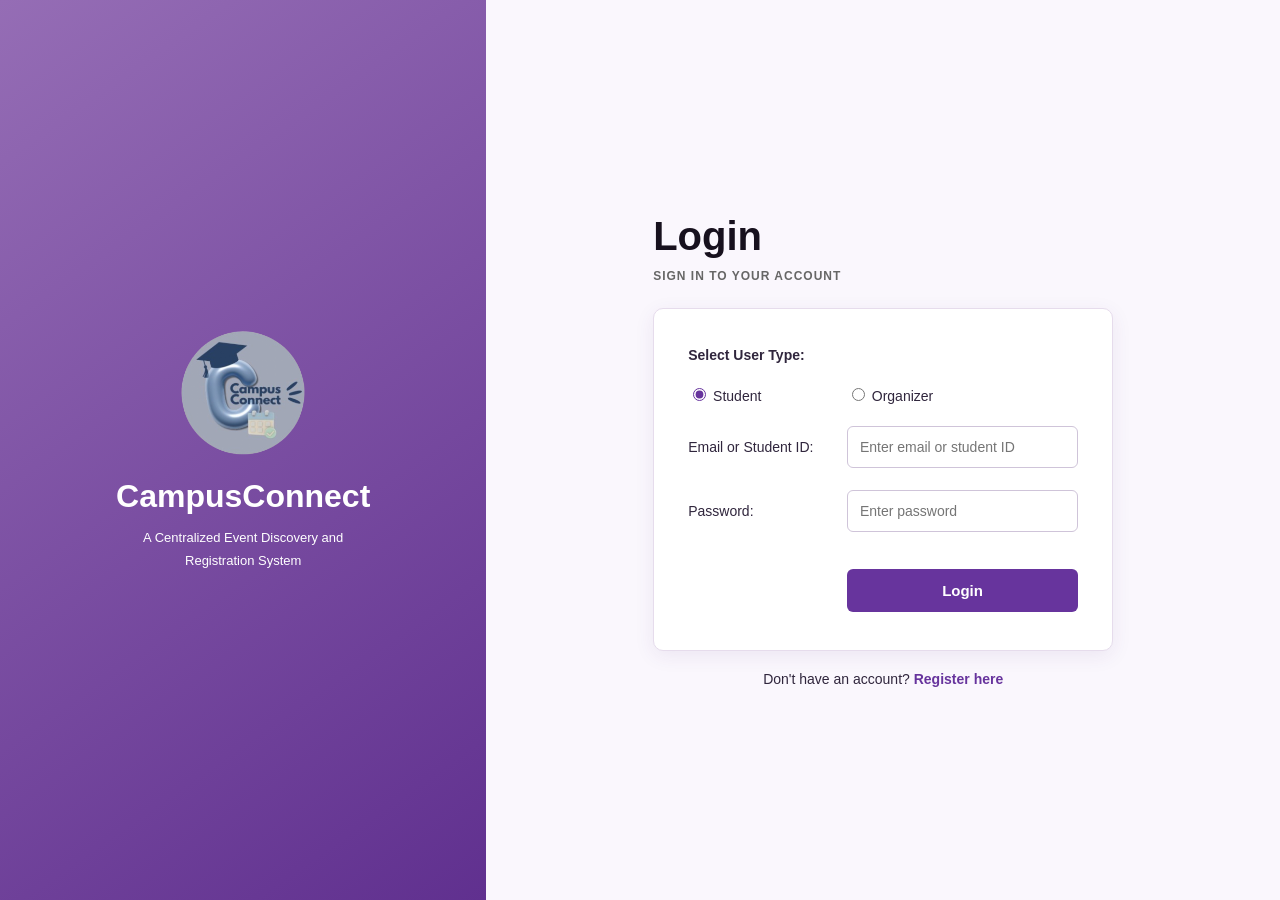
<file: index.html>
<!doctype html>
<html>
  <head>
    <title>CampusConnect - Login</title>
    <meta charset="UTF-8" />
    <meta name="viewport" content="width=device-width, initial-scale=1.0" />
    <link rel="stylesheet" href="css/style.css" />
  </head>
  <body class="login-page">
    <h1>
      <img src="images/logo.png" alt="CampusConnect Logo" class="auth-logo" />
      CampusConnect
    </h1>
    <h2>Login</h2>
    <p>SIGN IN TO YOUR ACCOUNT</p>

    <form onsubmit="return loginDemo(event);">
      <table border="0" cellspacing="4" cellpadding="5">
        <tr>
          <td colspan="3">
            <b>Select User Type:</b>
          </td>
        </tr>
        <tr>
          <td>
            <input type="radio" name="role" value="student" checked />
            Student
          </td>
          <td>
            <input type="radio" name="role" value="organizer" />
            Organizer
          </td>
        </tr>
        <tr>
          <td>Email or Student ID:</td>
          <td colspan="2">
            <input
              type="text"
              name="loginId"
              placeholder="Enter email or student ID"
              required
            />
          </td>
        </tr>
        <tr>
          <td>Password:</td>
          <td colspan="2">
            <input
              type="password"
              name="password"
              placeholder="Enter password"
              required
            />
          </td>
        </tr>
        <tr>
          <td></td>
          <td colspan="2">
            <input type="submit" value="Login" />
          </td>
        </tr>
      </table>
    </form>

    <p>
      Don't have an account?
      <a href="register.html">Register here</a>
    </p>

    <script>
      function loginDemo(event) {
        event.preventDefault();

        var role = document.querySelector('input[name="role"]:checked').value;

        if (role == "student") {
          window.location.href = "student/student-dashboard.html";
        } else if (role == "organizer") {
          window.location.href = "organizer/organizer-dashboard.html";
        } else {
          window.location.href = "admin/admin-dashboard.html";
        }

        return false;
      }
    </script>
  </body>
</html>
</file>
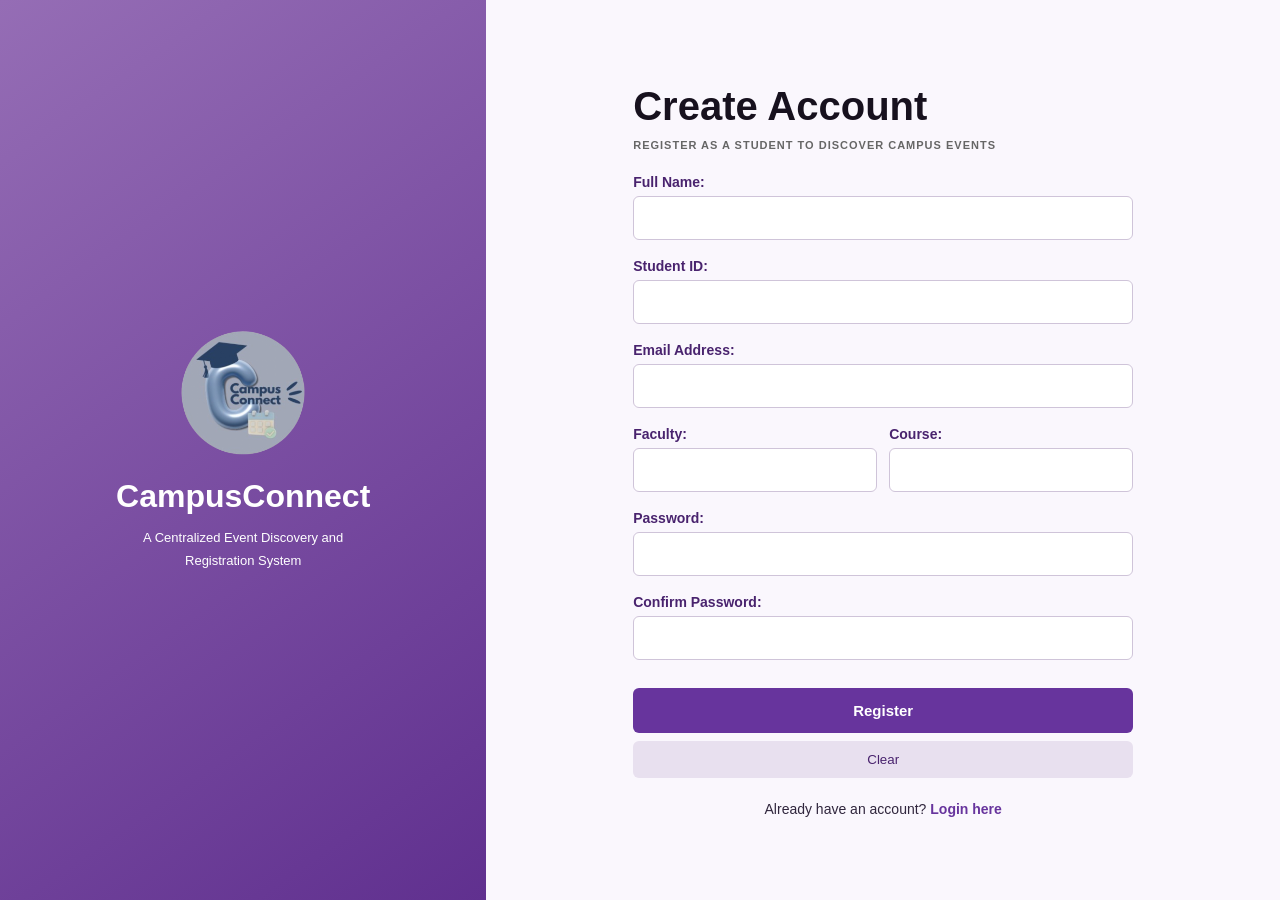
<file: register.html>
<!doctype html>
<html>
  <head>
    <title>CampusConnect - Create Account</title>
    <meta charset="UTF-8" />
    <meta name="viewport" content="width=device-width, initial-scale=1.0" />
    <link rel="stylesheet" href="css/style.css" />
  </head>
  <body class="register-page">
    <h1>
      <img src="images/logo.png" alt="CampusConnect Logo" class="auth-logo" />
      CampusConnect
    </h1>
    <h2>Create Account</h2>

    <p>REGISTER AS A STUDENT TO DISCOVER CAMPUS EVENTS</p>

    <form onsubmit="return registerDemo(event);">
      <table border="0" cellspacing="4" cellpadding="5">
        <tr>
          <td>Full Name:</td>
          <td>
            <input type="text" name="fullName" required />
          </td>
        </tr>
        <tr>
          <td>Student ID:</td>
          <td>
            <input type="text" name="studentId" required />
          </td>
        </tr>
        <tr>
          <td>Email Address:</td>
          <td>
            <input type="email" name="email" required />
          </td>
        </tr>

        <tr>
          <td>Faculty:</td>
          <td><input type="text" name="faculty" required /></td>
        </tr>
        <tr>
          <td>Course:</td>
          <td><input type="text" name="course" required /></td>
        </tr>

        <tr>
          <td>Password:</td>
          <td>
            <input type="password" id="password" name="password" required />
          </td>
        </tr>
        <tr>
          <td>Confirm Password:</td>
          <td>
            <input
              type="password"
              id="confirmPassword"
              name="confirmPassword"
              required
            />
          </td>
        </tr>
        <tr>
          <td></td>
          <td>
            <input type="submit" value="Register" />
            <input type="reset" value="Clear" />
          </td>
        </tr>
      </table>
    </form>

    <p>
      Already have an account?
      <a href="index.html">Login here</a>
    </p>

    <script>
      function registerDemo(event) {
        event.preventDefault();

        var password = document.getElementById("password").value;

        var confirmPassword = document.getElementById("confirmPassword").value;

        if (password != confirmPassword) {
          alert("Passwords do not match. Please try again.");
          return false;
        }

        alert("Registration successful! (Storyboard demo only)");

        window.location.href = "index.html";

        return false;
      }
    </script>
  </body>
</html>
</file>
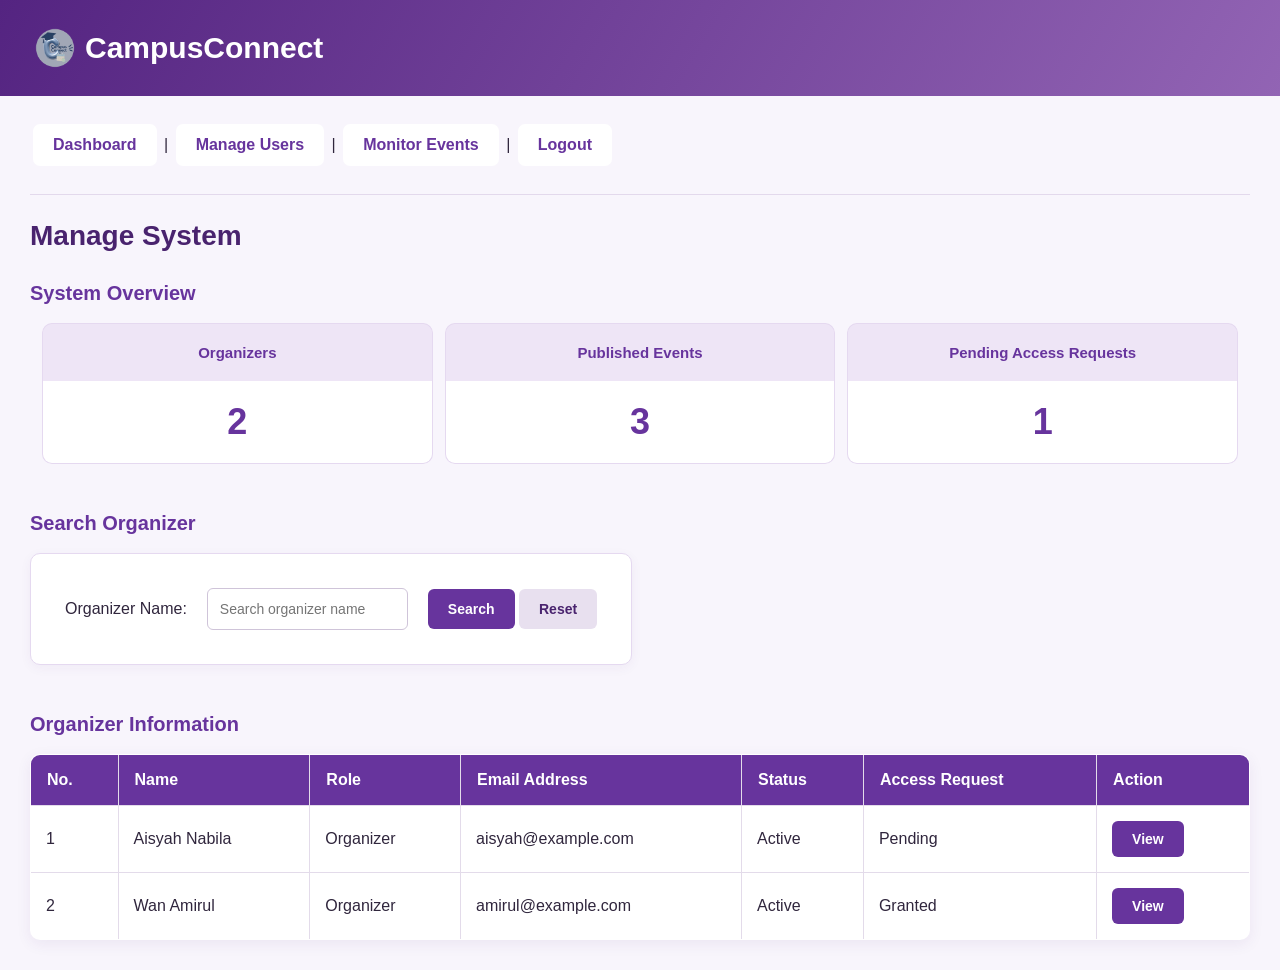
<file: admin/admin-dashboard.html>
<!doctype html>
<html>
  <head>
    <title>CampusConnect - Admin Dashboard</title>
    <meta charset="UTF-8" />
    <link rel="stylesheet" href="../css/style.css" />
  </head>
  <body class="admin-page">
    <h1 class="brand-heading">
      <img
        src="../images/logo.png"
        alt="CampusConnect Logo"
        class="brand-logo"
      />
      CampusConnect
    </h1>

    <a href="admin-dashboard.html">Dashboard</a> |
    <a href="manage-users.html">Manage Users</a> |
    <a href="admin-events.html">Monitor Events</a> |
    <a href="../index.html">Logout</a>

    <hr />

    <h2>Manage System</h2>
    <h3>System Overview</h3>

    <table border="1" cellspacing="0" cellpadding="10">
      <tr>
        <th>Organizers</th>
        <th>Published Events</th>
        <th>Pending Access Requests</th>
      </tr>
      <tr>
        <td>2</td>
        <td>3</td>
        <td id="pendingCount">1</td>
      </tr>
    </table>

    <br />

    <h3>Search Organizer</h3>

    <form onsubmit="return searchOrganizer(event);">
      <table border="0" cellspacing="4" cellpadding="5">
        <tr>
          <td>Organizer Name:</td>
          <td>
            <input
              type="text"
              id="searchName"
              placeholder="Search organizer name"
            />
          </td>
          <td>
            <input type="submit" value="Search" />
            <input type="button" value="Reset" onclick="resetSearch()" />
          </td>
        </tr>
      </table>
    </form>

    <br />

    <h3>Organizer Information</h3>

    <table border="1" cellspacing="0" cellpadding="8">
      <tr>
        <th>No.</th>
        <th>Name</th>
        <th>Role</th>
        <th>Email Address</th>
        <th>Status</th>
        <th>Access Request</th>
        <th>Action</th>
      </tr>

      <tr class="organizer-row">
        <td>1</td>
        <td>Aisyah Nabila</td>
        <td>Organizer</td>
        <td>aisyah@example.com</td>
        <td>Active</td>
        <td id="access1">Pending</td>
        <td>
          <input type="button" value="View" onclick="viewOrganizer(1)" />
        </td>
      </tr>

      <tr class="organizer-row">
        <td>2</td>
        <td>Wan Amirul</td>
        <td>Organizer</td>
        <td>amirul@example.com</td>
        <td>Active</td>
        <td id="access2">Granted</td>
        <td>
          <input type="button" value="View" onclick="viewOrganizer(2)" />
        </td>
      </tr>
    </table>

    <script>
      function readStatus(id, originalStatus) {
        try {
          return (
            localStorage.getItem("campusconnect_access_" + id) || originalStatus
          );
        } catch (error) {
          return originalStatus;
        }
      }

      function loadStatus() {
        var status1 = readStatus(1, "Pending");
        var status2 = readStatus(2, "Granted");

        document.getElementById("access1").textContent = status1;

        document.getElementById("access2").textContent = status2;

        var count = 0;

        if (status1 == "Pending") {
          count++;
        }

        if (status2 == "Pending") {
          count++;
        }

        document.getElementById("pendingCount").textContent = count;
      }

      function searchOrganizer(event) {
        event.preventDefault();

        var searchName = document
          .getElementById("searchName")
          .value.toLowerCase();

        var rows = document.getElementsByClassName("organizer-row");

        for (var i = 0; i < rows.length; i++) {
          var name = rows[i].cells[1].textContent.toLowerCase();

          if (name.includes(searchName)) {
            rows[i].style.display = "";
          } else {
            rows[i].style.display = "none";
          }
        }

        return false;
      }

      function resetSearch() {
        document.getElementById("searchName").value = "";

        var rows = document.getElementsByClassName("organizer-row");

        for (var i = 0; i < rows.length; i++) {
          rows[i].style.display = "";
        }
      }

      function viewOrganizer(id) {
        window.location.href = "manage-users.html?organizer=" + id;
      }

      loadStatus();
    </script>
  </body>
</html>
</file>
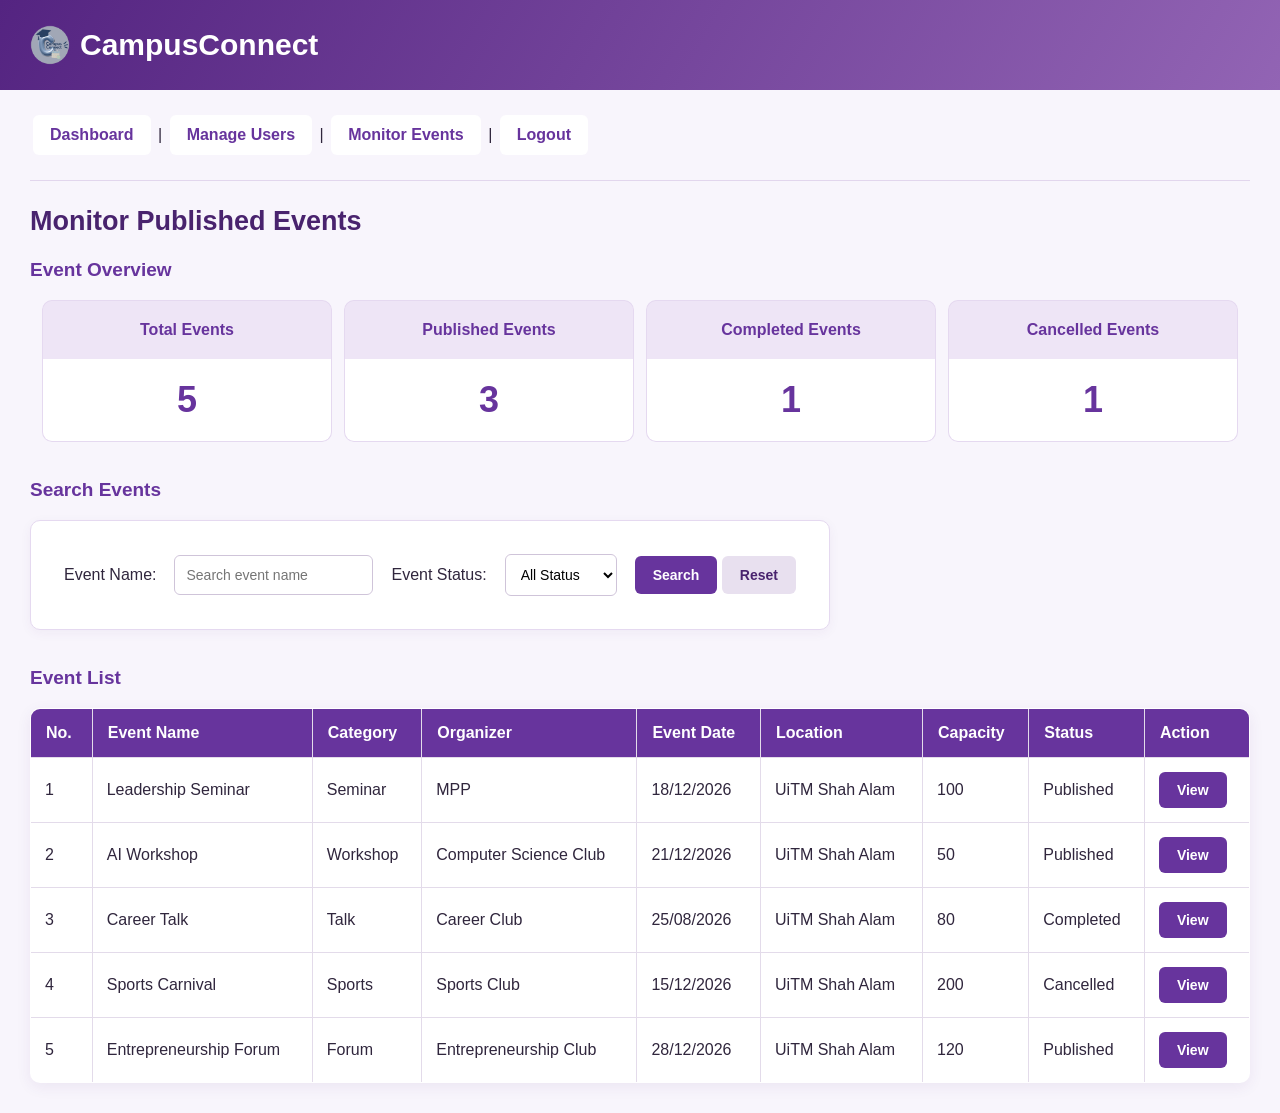
<file: admin/admin-events.html>
<!doctype html>
<html>
  <head>
    <title>CampusConnect - Monitor Events</title>
    <meta charset="UTF-8" />
    <link rel="stylesheet" href="../css/style.css" />
  </head>
  <body class="monitor-events-page">
    <h1 class="brand-heading">
      <img src="../images/logo.png" alt="CampusConnect Logo" />
      CampusConnect
    </h1>

    <a href="admin-dashboard.html">Dashboard</a> |
    <a href="manage-users.html">Manage Users</a> |
    <a href="admin-events.html">Monitor Events</a> |
    <a href="../index.html">Logout</a>

    <hr />

    <h2>Monitor Published Events</h2>
    <h3>Event Overview</h3>

    <table border="1" cellspacing="0" cellpadding="10">
      <tr>
        <th>Total Events</th>
        <th>Published Events</th>
        <th>Completed Events</th>
        <th>Cancelled Events</th>
      </tr>
      <tr>
        <td>5</td>
        <td>3</td>
        <td>1</td>
        <td>1</td>
      </tr>
    </table>

    <br />

    <h3>Search Events</h3>

    <form onsubmit="return searchEvents(event);">
      <table border="0" cellspacing="4" cellpadding="5">
        <tr>
          <td>Event Name:</td>
          <td>
            <input
              type="text"
              id="searchEvent"
              placeholder="Search event name"
            />
          </td>
          <td>Event Status:</td>
          <td>
            <select id="eventStatus">
              <option value="">All Status</option>
              <option value="Published">Published</option>
              <option value="Completed">Completed</option>
              <option value="Cancelled">Cancelled</option>
            </select>
          </td>
          <td>
            <input type="submit" value="Search" />
            <input type="button" value="Reset" onclick="resetSearch()" />
          </td>
        </tr>
      </table>
    </form>

    <br />

    <h3>Event List</h3>

    <table border="1" cellspacing="0" cellpadding="8">
      <tr>
        <th>No.</th>
        <th>Event Name</th>
        <th>Category</th>
        <th>Organizer</th>
        <th>Event Date</th>
        <th>Location</th>
        <th>Capacity</th>
        <th>Status</th>
        <th>Action</th>
      </tr>

      <tr class="event-row">
        <td>1</td>
        <td>Leadership Seminar</td>
        <td>Seminar</td>
        <td>MPP</td>
        <td>18/12/2026</td>
        <td>UiTM Shah Alam</td>
        <td>100</td>
        <td>Published</td>
        <td>
          <input type="button" value="View" onclick="viewEvent(this)" />
        </td>
      </tr>

      <tr class="event-row">
        <td>2</td>
        <td>AI Workshop</td>
        <td>Workshop</td>
        <td>Computer Science Club</td>
        <td>21/12/2026</td>
        <td>UiTM Shah Alam</td>
        <td>50</td>
        <td>Published</td>
        <td>
          <input type="button" value="View" onclick="viewEvent(this)" />
        </td>
      </tr>

      <tr class="event-row">
        <td>3</td>
        <td>Career Talk</td>
        <td>Talk</td>
        <td>Career Club</td>
        <td>25/08/2026</td>
        <td>UiTM Shah Alam</td>
        <td>80</td>
        <td>Completed</td>
        <td>
          <input type="button" value="View" onclick="viewEvent(this)" />
        </td>
      </tr>

      <tr class="event-row">
        <td>4</td>
        <td>Sports Carnival</td>
        <td>Sports</td>
        <td>Sports Club</td>
        <td>15/12/2026</td>
        <td>UiTM Shah Alam</td>
        <td>200</td>
        <td>Cancelled</td>
        <td>
          <input type="button" value="View" onclick="viewEvent(this)" />
        </td>
      </tr>

      <tr class="event-row">
        <td>5</td>
        <td>Entrepreneurship Forum</td>
        <td>Forum</td>
        <td>Entrepreneurship Club</td>
        <td>28/12/2026</td>
        <td>UiTM Shah Alam</td>
        <td>120</td>
        <td>Published</td>
        <td>
          <input type="button" value="View" onclick="viewEvent(this)" />
        </td>
      </tr>
    </table>

    <script>
      function searchEvents(event) {
        event.preventDefault();

        var name = document.getElementById("searchEvent").value.toLowerCase();

        var status = document.getElementById("eventStatus").value;

        var rows = document.getElementsByClassName("event-row");

        for (var i = 0; i < rows.length; i++) {
          var eventName = rows[i].cells[1].textContent.toLowerCase();

          var eventStatus = rows[i].cells[7].textContent;

          if (
            eventName.includes(name) &&
            (status == "" || eventStatus == status)
          ) {
            rows[i].style.display = "";
          } else {
            rows[i].style.display = "none";
          }
        }

        return false;
      }

      function resetSearch() {
        document.getElementById("searchEvent").value = "";
        document.getElementById("eventStatus").value = "";

        var rows = document.getElementsByClassName("event-row");

        for (var i = 0; i < rows.length; i++) {
          rows[i].style.display = "";
        }
      }

      function viewEvent(button) {
        var row = button.closest("tr");

        alert(
          "Event: " +
            row.cells[1].textContent +
            "\nCategory: " +
            row.cells[2].textContent +
            "\nOrganizer: " +
            row.cells[3].textContent +
            "\nDate: " +
            row.cells[4].textContent +
            "\nLocation: " +
            row.cells[5].textContent +
            "\nCapacity: " +
            row.cells[6].textContent +
            "\nStatus: " +
            row.cells[7].textContent,
        );
      }
    </script>
  </body>
</html>
</file>
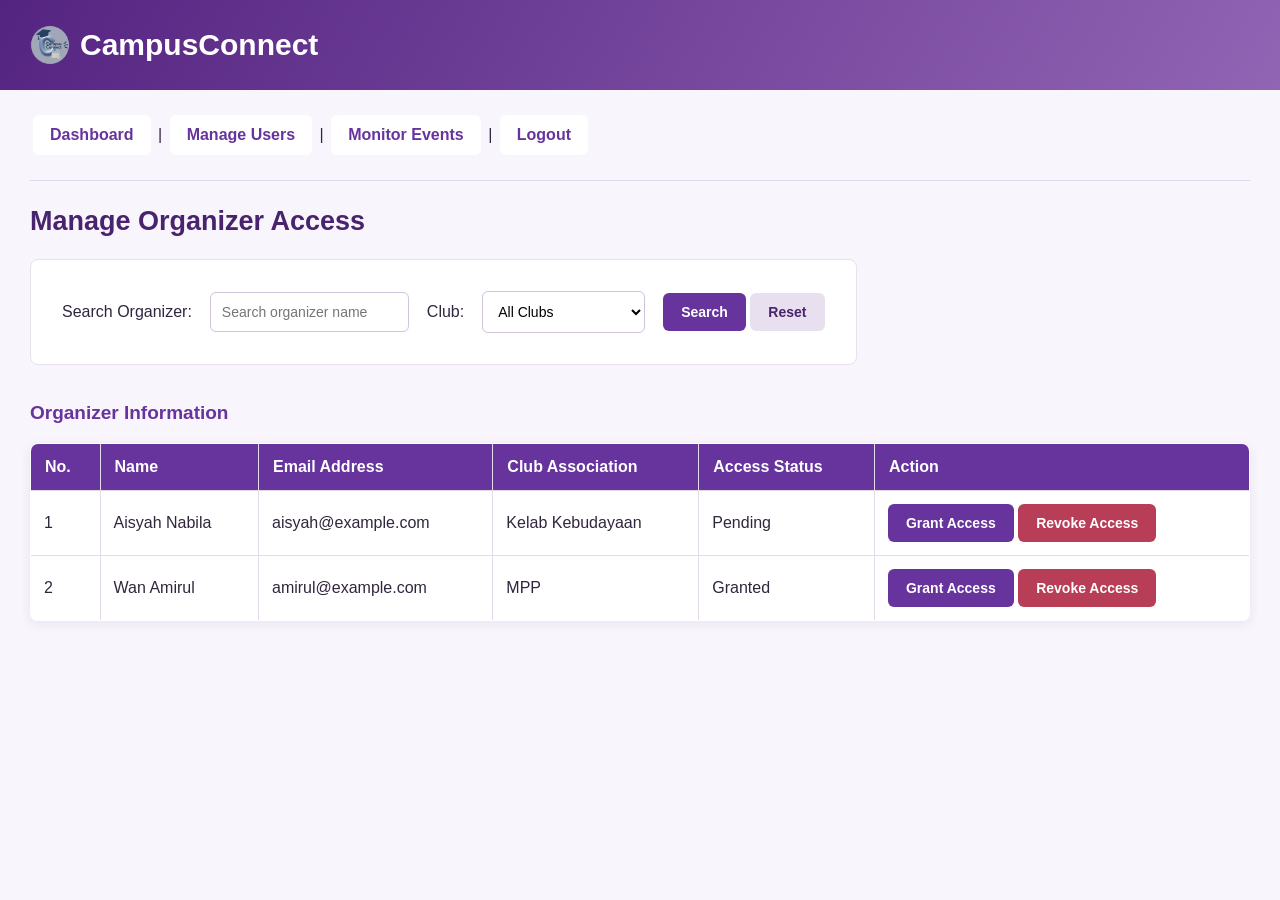
<file: admin/manage-users.html>
<!doctype html>
<html>
  <head>
    <title>CampusConnect - Manage Organizer Access</title>
    <meta charset="UTF-8" />
    <link rel="stylesheet" href="../css/style.css" />
  </head>
  <body>
    <h1 class="brand-heading">
      <img src="../images/logo.png" alt="CampusConnect Logo" />
      CampusConnect
    </h1>

    <a href="admin-dashboard.html">Dashboard</a> |
    <a href="manage-users.html">Manage Users</a> |
    <a href="admin-events.html">Monitor Events</a> |
    <a href="../index.html">Logout</a>

    <hr />

    <h2>Manage Organizer Access</h2>

    <form onsubmit="return searchOrganizer(event);">
      <table border="0" cellspacing="4" cellpadding="5">
        <tr>
          <td>Search Organizer:</td>
          <td>
            <input
              type="text"
              id="searchName"
              placeholder="Search organizer name"
            />
          </td>
          <td>Club:</td>
          <td>
            <select id="club">
              <option value="">All Clubs</option>
              <option value="Kelab Kebudayaan">Kelab Kebudayaan</option>
              <option value="MPP">MPP</option>
            </select>
          </td>
          <td>
            <input type="submit" value="Search" />
            <input type="button" value="Reset" onclick="resetSearch()" />
          </td>
        </tr>
      </table>
    </form>

    <br />

    <h3>Organizer Information</h3>

    <table border="1" cellspacing="0" cellpadding="8">
      <tr>
        <th>No.</th>
        <th>Name</th>
        <th>Email Address</th>
        <th>Club Association</th>
        <th>Access Status</th>
        <th>Action</th>
      </tr>

      <tr class="organizer-row" data-id="1">
        <td>1</td>
        <td>Aisyah Nabila</td>
        <td>aisyah@example.com</td>
        <td>Kelab Kebudayaan</td>
        <td id="status1">Pending</td>
        <td>
          <input
            type="button"
            value="Grant Access"
            onclick="changeAccess(1, 'Granted')"
          />

          <input
            type="button"
            value="Revoke Access"
            onclick="changeAccess(1, 'Revoked')"
          />
        </td>
      </tr>

      <tr class="organizer-row" data-id="2">
        <td>2</td>
        <td>Wan Amirul</td>
        <td>amirul@example.com</td>
        <td>MPP</td>
        <td id="status2">Granted</td>
        <td>
          <input
            type="button"
            value="Grant Access"
            onclick="changeAccess(2, 'Granted')"
          />

          <input
            type="button"
            value="Revoke Access"
            onclick="changeAccess(2, 'Revoked')"
          />
        </td>
      </tr>
    </table>

    <script>
      function readStatus(id, defaultValue) {
        try {
          return (
            localStorage.getItem("campusconnect_access_" + id) || defaultValue
          );
        } catch (error) {
          return defaultValue;
        }
      }

      function saveStatus(id, newStatus) {
        try {
          localStorage.setItem("campusconnect_access_" + id, newStatus);
        } catch (error) {
          // Display still works without browser storage.
        }
      }

      function changeAccess(id, newStatus) {
        if (newStatus == "Revoked") {
          var answer = confirm("Are you sure you want to revoke access?");

          if (answer == false) {
            return;
          }
        }

        document.getElementById("status" + id).textContent = newStatus;

        saveStatus(id, newStatus);

        alert("Organizer access has been " + newStatus + " (Demo only).");
      }

      function searchOrganizer(event) {
        event.preventDefault();

        var name = document.getElementById("searchName").value.toLowerCase();

        var club = document.getElementById("club").value;

        var rows = document.getElementsByClassName("organizer-row");

        for (var i = 0; i < rows.length; i++) {
          var organizerName = rows[i].cells[1].textContent.toLowerCase();

          var organizerClub = rows[i].cells[3].textContent;

          if (
            organizerName.includes(name) &&
            (club == "" || organizerClub == club)
          ) {
            rows[i].style.display = "";
          } else {
            rows[i].style.display = "none";
          }
        }

        return false;
      }

      function resetSearch() {
        document.getElementById("searchName").value = "";
        document.getElementById("club").value = "";

        var rows = document.getElementsByClassName("organizer-row");

        for (var i = 0; i < rows.length; i++) {
          rows[i].style.display = "";
        }

        window.history.replaceState(null, "", "manage-users.html");
      }

      function loadPage() {
        document.getElementById("status1").textContent = readStatus(
          1,
          "Pending",
        );

        document.getElementById("status2").textContent = readStatus(
          2,
          "Granted",
        );

        var selectedId = new URLSearchParams(window.location.search).get(
          "organizer",
        );

        if (selectedId == "1" || selectedId == "2") {
          var rows = document.getElementsByClassName("organizer-row");

          for (var i = 0; i < rows.length; i++) {
            if (rows[i].getAttribute("data-id") == selectedId) {
              rows[i].style.display = "";
            } else {
              rows[i].style.display = "none";
            }
          }
        }
      }

      loadPage();
    </script>
  </body>
</html>
</file>
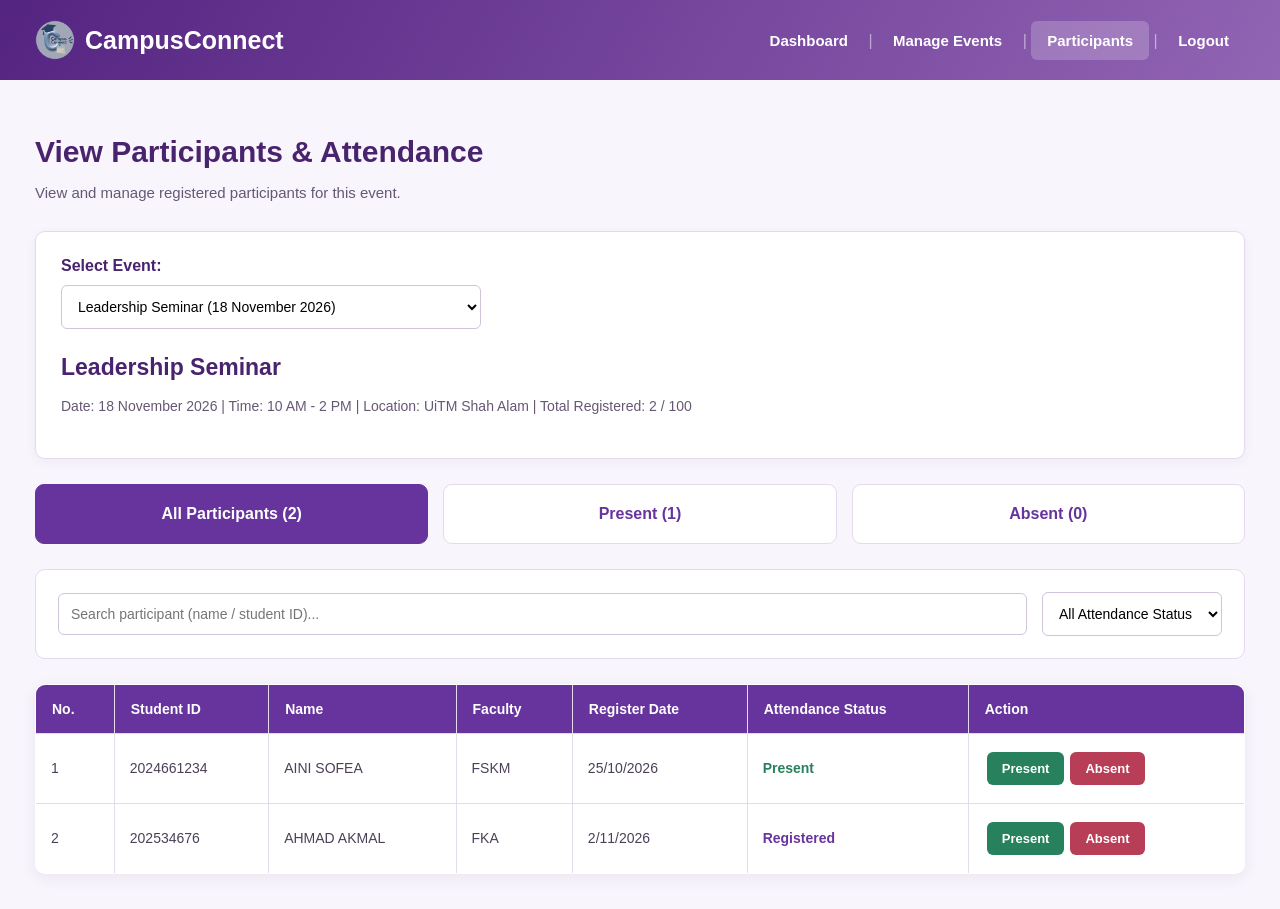
<file: organizer/attendance.html>
<!doctype html>
<html lang="en">
  <head>
    <meta charset="UTF-8" />
    <meta name="viewport" content="width=device-width, initial-scale=1.0" />
    <title>View Participants & Attendance - CampusConnect</title>
    <link rel="stylesheet" href="../css/style.css" />
  </head>

  <body class="organizer-page organizer-attendance-page">
    <!-- Navigation Bar -->
    <header>
      <div class="brand">
        <img src="../images/logo.png" alt="CampusConnect Logo" class="logo" />
        <h2>CampusConnect</h2>
      </div>

      <nav>
        <a href="organizer-dashboard.html">Dashboard</a> |
        <a href="manage-events.html">Manage Events</a> |
        <a href="attendance.html">Participants</a> |
        <a href="../index.html">Logout</a>
      </nav>

      <hr />
    </header>

    <main>
      <!-- Page Header -->
      <h1>View Participants & Attendance</h1>
      <p>View and manage registered participants for this event.</p>

      <!-- Select Event -->
      <section class="attendance-event-info">
        <label for="eventSelect">
          <strong>Select Event:</strong>
        </label>

        <select id="eventSelect" onchange="changeEvent()"></select>

        <h2 id="selectedEventTitle"></h2>

        <p id="selectedEventInfo"></p>
      </section>

      <!-- Attendance Overview -->
      <div class="attendance-tabs">
        <button type="button" id="btnAll" onclick="setStatusFilter('ALL')">
          All Participants (0)
        </button>

        <button
          type="button"
          id="btnPresent"
          onclick="setStatusFilter('Present')"
        >
          Present (0)
        </button>

        <button
          type="button"
          id="btnAbsent"
          onclick="setStatusFilter('Absent')"
        >
          Absent (0)
        </button>
      </div>

      <!-- Search and Filter -->
      <div class="attendance-filters">
        <input
          type="text"
          id="searchInput"
          placeholder="Search participant (name / student ID)..."
          onkeyup="filterTable()"
        />

        <select id="statusDropdown" onchange="filterTable()">
          <option value="ALL">All Attendance Status</option>
          <option value="Registered">Registered</option>
          <option value="Present">Present</option>
          <option value="Absent">Absent</option>
        </select>
      </div>

      <!-- Participant Table -->
      <table id="participantTable" border="1" cellpadding="8" cellspacing="0">
        <thead>
          <tr>
            <th>No.</th>
            <th>Student ID</th>
            <th>Name</th>
            <th>Faculty</th>
            <th>Register Date</th>
            <th>Attendance Status</th>
            <th>Action</th>
          </tr>
        </thead>

        <tbody id="participantBody"></tbody>
      </table>
    </main>

    <script>
      // ==========================================
      // SAMPLE EVENTS
      // ==========================================

      var sampleEvents = [
        {
          id: "1",
          title: "Leadership Seminar",
          date: "2026-11-18",
          time: "10 AM - 2 PM",
          location: "UiTM Shah Alam",
          capacity: 100,
        },
        {
          id: "2",
          title: "AI Workshop",
          date: "2026-12-21",
          time: "9 AM - 12 PM",
          location: "UiTM Shah Alam",
          capacity: 80,
        },
      ];

      // ==========================================
      // SAMPLE PARTICIPANTS
      // ==========================================

      var sampleParticipants = {
        1: [
          {
            studentId: "2024661234",
            name: "AINI SOFEA",
            faculty: "FSKM",
            registerDate: "25/10/2026",
            status: "Present",
          },
          {
            studentId: "202534676",
            name: "AHMAD AKMAL",
            faculty: "FKA",
            registerDate: "2/11/2026",
            status: "Registered",
          },
        ],

        2: [
          {
            studentId: "2026123456",
            name: "NUR AINA",
            faculty: "FSKM",
            registerDate: "10/11/2026",
            status: "Registered",
          },
          {
            studentId: "2026234567",
            name: "DANISH HAKIM",
            faculty: "FSKM",
            registerDate: "12/11/2026",
            status: "Registered",
          },
        ],
      };

      // ==========================================
      // GET EVENTS INCLUDING CREATED EVENTS
      // ==========================================

      function getAllEvents() {
        var eventList = sampleEvents.slice();

        var savedEvents = JSON.parse(
          localStorage.getItem("campusconnect_organizer_events") || "[]",
        );

        savedEvents.forEach(function (event) {
          var eventInfo = {
            id: String(event.id),
            title: event.title,
            date: event.date,
            time: event.time,
            location: event.location,
            capacity: event.capacity,
          };

          var index = eventList.findIndex(function (item) {
            return item.id == eventInfo.id;
          });

          if (index >= 0) {
            eventList[index] = eventInfo;
          } else {
            eventList.push(eventInfo);
          }
        });

        return eventList;
      }

      // ==========================================
      // GET PARTICIPANTS FROM LOCAL STORAGE
      // ==========================================

      function getParticipants(eventId) {
        var saved = localStorage.getItem("campusconnect_attendance_" + eventId);

        if (saved != null) {
          return JSON.parse(saved);
        }

        return sampleParticipants[eventId] || [];
      }

      // ==========================================
      // FORMAT EVENT DATE
      // ==========================================

      function formatDate(date) {
        var parts = date.split("-");

        if (parts.length != 3) {
          return date;
        }

        var eventDate = new Date(
          Number(parts[0]),
          Number(parts[1]) - 1,
          Number(parts[2]),
        );

        return eventDate.toLocaleDateString("en-GB", {
          day: "numeric",
          month: "long",
          year: "numeric",
        });
      }

      // ==========================================
      // LOAD EVENT DROPDOWN
      // ==========================================

      function loadEventOptions() {
        var eventSelect = document.getElementById("eventSelect");

        var events = getAllEvents();

        eventSelect.innerHTML = "";

        events.forEach(function (event) {
          var option = document.createElement("option");

          option.value = event.id;

          option.textContent =
            event.title + " (" + formatDate(event.date) + ")";

          eventSelect.appendChild(option);
        });

        // Allow selection from Manage Events page
        var params = new URLSearchParams(window.location.search);

        var selectedId = params.get("id");

        if (selectedId != null) {
          var exists = events.some(function (event) {
            return event.id == selectedId;
          });

          if (exists) {
            eventSelect.value = selectedId;
          }
        }

        displayAttendance();
      }

      // ==========================================
      // CHANGE SELECTED EVENT
      // ==========================================

      function changeEvent() {
        document.getElementById("searchInput").value = "";

        document.getElementById("statusDropdown").value = "ALL";

        displayAttendance();
      }

      // ==========================================
      // DISPLAY SELECTED EVENT
      // ==========================================

      function displayAttendance() {
        var eventId = document.getElementById("eventSelect").value;

        var events = getAllEvents();

        var selectedEvent = events.find(function (event) {
          return event.id == eventId;
        });

        if (selectedEvent == null) {
          return;
        }

        var participants = getParticipants(eventId);

        document.getElementById("selectedEventTitle").textContent =
          selectedEvent.title;

        document.getElementById("selectedEventInfo").textContent =
          "Date: " +
          formatDate(selectedEvent.date) +
          " | Time: " +
          selectedEvent.time +
          " | Location: " +
          selectedEvent.location +
          " | Total Registered: " +
          participants.length +
          " / " +
          selectedEvent.capacity;

        updateCounters();

        filterTable();
      }

      // ==========================================
      // UPDATE ATTENDANCE STATUS
      // ==========================================

      function updateStatus(studentId, newStatus) {
        var eventId = document.getElementById("eventSelect").value;

        var participants = getParticipants(eventId);

        for (var i = 0; i < participants.length; i++) {
          if (participants[i].studentId == studentId) {
            participants[i].status = newStatus;

            break;
          }
        }

        // Save attendance in browser
        localStorage.setItem(
          "campusconnect_attendance_" + eventId,
          JSON.stringify(participants),
        );

        displayAttendance();
      }

      // ==========================================
      // ATTENDANCE FILTER BUTTONS
      // ==========================================

      function setStatusFilter(status) {
        document.getElementById("statusDropdown").value = status;

        filterTable();
      }

      // ==========================================
      // SEARCH AND FILTER PARTICIPANTS
      // ==========================================

      function filterTable() {
        var eventId = document.getElementById("eventSelect").value;

        var participants = getParticipants(eventId);

        var searchText = document
          .getElementById("searchInput")
          .value.toUpperCase()
          .trim();

        var selectedStatus = document.getElementById("statusDropdown").value;

        var tableBody = document.getElementById("participantBody");

        tableBody.innerHTML = "";

        var count = 0;

        participants.forEach(function (person) {
          var matchesSearch =
            person.studentId.toUpperCase().includes(searchText) ||
            person.name.toUpperCase().includes(searchText);

          var matchesStatus =
            selectedStatus == "ALL" || person.status == selectedStatus;

          if (matchesSearch && matchesStatus) {
            count++;

            var row = document.createElement("tr");

            var values = [
              count,
              person.studentId,
              person.name,
              person.faculty,
              person.registerDate,
              person.status,
            ];

            for (var i = 0; i < values.length; i++) {
              var cell = document.createElement("td");

              cell.textContent = values[i];

              if (i == 5) {
                cell.className =
                  "attendance-status " + person.status.toLowerCase();
              }

              row.appendChild(cell);
            }

            // Action buttons
            var actionCell = document.createElement("td");

            var presentButton = document.createElement("button");

            presentButton.type = "button";
            presentButton.textContent = "Present";
            presentButton.className = "present-btn";

            presentButton.onclick = function () {
              updateStatus(person.studentId, "Present");
            };

            var absentButton = document.createElement("button");

            absentButton.type = "button";
            absentButton.textContent = "Absent";
            absentButton.className = "absent-btn";

            absentButton.onclick = function () {
              updateStatus(person.studentId, "Absent");
            };

            actionCell.appendChild(presentButton);
            actionCell.appendChild(absentButton);

            row.appendChild(actionCell);

            tableBody.appendChild(row);
          }
        });

        // Empty result
        if (count == 0) {
          var row = document.createElement("tr");
          var cell = document.createElement("td");

          cell.colSpan = 7;
          cell.textContent = "No participants found.";
          cell.style.textAlign = "center";

          row.appendChild(cell);
          tableBody.appendChild(row);
        }

        // Highlight active filter
        document
          .getElementById("btnAll")
          .classList.toggle("active", selectedStatus == "ALL");

        document
          .getElementById("btnPresent")
          .classList.toggle("active", selectedStatus == "Present");

        document
          .getElementById("btnAbsent")
          .classList.toggle("active", selectedStatus == "Absent");
      }

      // ==========================================
      // UPDATE ATTENDANCE COUNTERS
      // ==========================================

      function updateCounters() {
        var eventId = document.getElementById("eventSelect").value;

        var participants = getParticipants(eventId);

        var presentCount = 0;
        var absentCount = 0;

        for (var i = 0; i < participants.length; i++) {
          if (participants[i].status == "Present") {
            presentCount++;
          } else if (participants[i].status == "Absent") {
            absentCount++;
          }
        }

        document.getElementById("btnAll").textContent =
          "All Participants (" + participants.length + ")";

        document.getElementById("btnPresent").textContent =
          "Present (" + presentCount + ")";

        document.getElementById("btnAbsent").textContent =
          "Absent (" + absentCount + ")";
      }

      // Load data when page opens
      loadEventOptions();
    </script>
  </body>
</html>
</file>
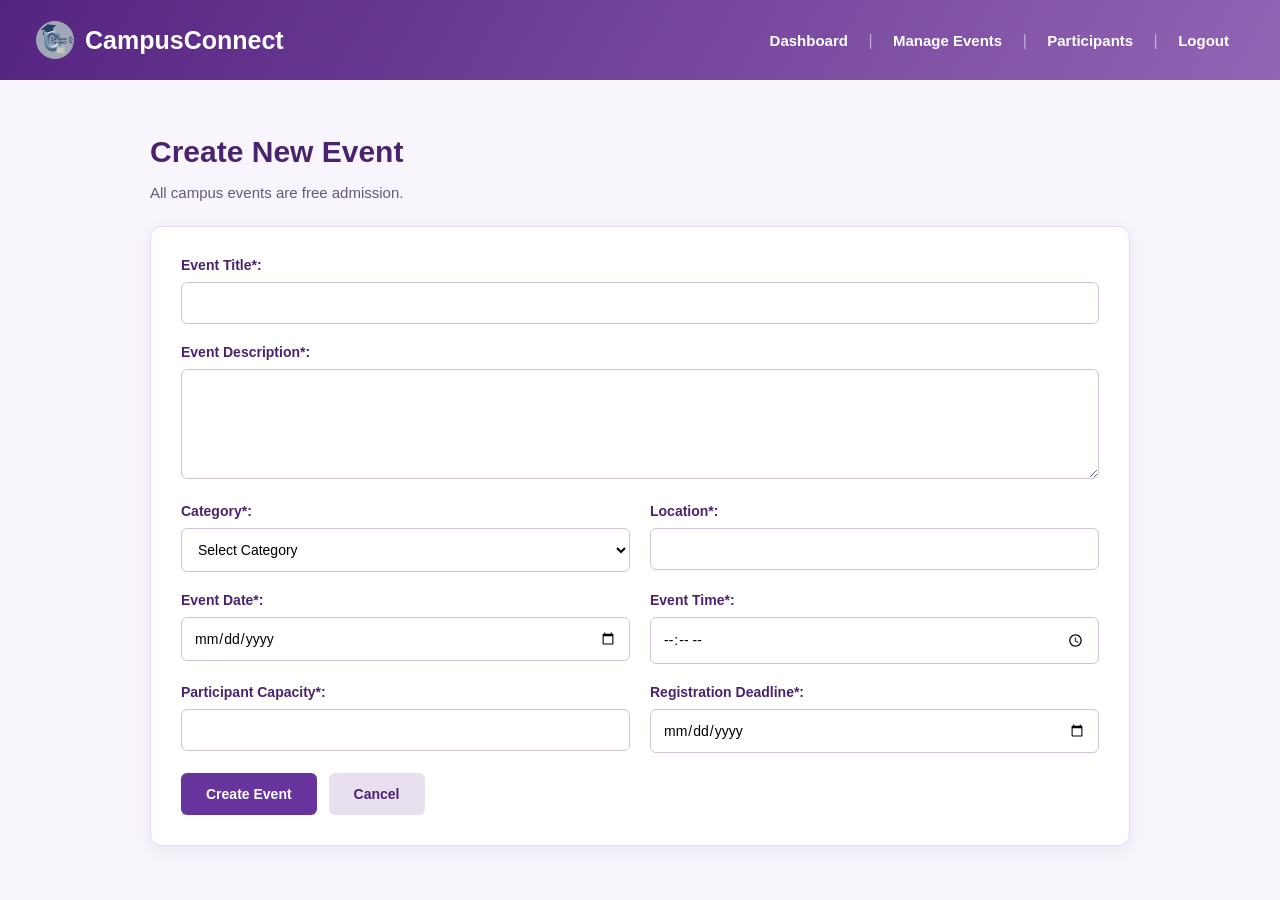
<file: organizer/event-form.html>
<!doctype html>
<html lang="en">
  <head>
    <meta charset="UTF-8" />
    <meta name="viewport" content="width=device-width, initial-scale=1.0" />
    <title>Create Event - CampusConnect</title>
    <link rel="stylesheet" href="../css/style.css" />
  </head>

  <body class="organizer-page organizer-form-page">
    <!-- Navigation Bar -->
    <header>
      <div class="brand">
        <img src="../images/logo.png" alt="CampusConnect Logo" class="logo" />
        <h2>CampusConnect</h2>
      </div>

      <nav>
        <a href="organizer-dashboard.html">Dashboard</a> |
        <a href="manage-events.html">Manage Events</a> |
        <a href="attendance.html">Participants</a> |
        <a href="../index.html">Logout</a>
      </nav>

      <hr />
    </header>

    <main>
      <h1 id="formHeading">Create New Event</h1>

      <p class="form-note">All campus events are free admission.</p>

      <!-- Event Form -->
      <form class="event-form" onsubmit="saveEvent(event)">
        <!-- Event Title -->
        <p class="full-width">
          <label for="title">Event Title*:</label>
          <input type="text" id="title" name="title" required />
        </p>

        <!-- Description -->
        <p class="full-width">
          <label for="description"> Event Description*: </label>
          <textarea
            id="description"
            name="description"
            rows="4"
            required
          ></textarea>
        </p>

        <!-- Category -->
        <p>
          <label for="category">Category*:</label>
          <select id="category" name="category" required>
            <option value="">Select Category</option>
            <option value="Seminar">Seminar</option>
            <option value="Workshop">Workshop</option>
            <option value="Sports">Sports</option>
            <option value="Cultural">Cultural</option>
          </select>
        </p>

        <!-- Location -->
        <p>
          <label for="location">Location*:</label>
          <input type="text" id="location" name="location" required />
        </p>

        <!-- Event Date -->
        <p>
          <label for="date">Event Date*:</label>
          <input type="date" id="date" name="date" required />
        </p>

        <!-- Event Time -->
        <p>
          <label for="time">Event Time*:</label>
          <input type="time" id="time" name="time" required />
        </p>

        <!-- Capacity -->
        <p>
          <label for="capacity"> Participant Capacity*: </label>
          <input type="number" id="capacity" name="capacity" min="1" required />
        </p>

        <!-- Registration Deadline -->
        <p>
          <label for="deadline"> Registration Deadline*: </label>
          <input type="date" id="deadline" name="deadline" required />
        </p>

        <!-- Action Buttons -->
        <p class="form-actions">
          <button type="submit" id="saveButton">Create Event</button>

          <a href="manage-events.html" class="cancel-form-btn"> Cancel </a>
        </p>
      </form>
    </main>

    <script>
      // ==========================================
      // GET EVENT ID FROM URL
      // ==========================================

      const params = new URLSearchParams(window.location.search);

      const editId = params.get("id");

      // ==========================================
      // RETRIEVE SAVED EVENTS
      // ==========================================

      function getSavedEvents() {
        return JSON.parse(
          localStorage.getItem("campusconnect_organizer_events") || "[]",
        );
      }

      // ==========================================
      // DEFAULT SAMPLE EVENT DETAILS
      // ==========================================

      function getSampleEvent(id) {
        if (id == "1") {
          return {
            id: 1,
            title: "Leadership Seminar",
            description:
              "A seminar that helps students develop leadership and communication skills.",
            category: "Seminar",
            date: "2026-11-18",
            time: "10:00",
            location: "UiTM Shah Alam",
            capacity: 100,
            deadline: "2026-11-15",
            registeredCount: 55,
          };
        }

        if (id == "2") {
          return {
            id: 2,
            title: "AI Workshop",
            description:
              "A workshop introducing students to artificial intelligence.",
            category: "Workshop",
            date: "2026-12-21",
            time: "09:00",
            location: "UiTM Shah Alam",
            capacity: 80,
            deadline: "2026-12-18",
            registeredCount: 80,
          };
        }

        return null;
      }

      // ==========================================
      // LOAD EVENT FOR EDITING
      // ==========================================

      function loadEvent() {
        if (editId === null) {
          return;
        }

        const savedEvents = getSavedEvents();

        const selectedEvent =
          savedEvents.find(function (event) {
            return String(event.id) === editId;
          }) || getSampleEvent(editId);

        if (selectedEvent === null) {
          alert("Event not found.");
          window.location.href = "manage-events.html";
          return;
        }

        document.getElementById("formHeading").textContent = "Edit Event";

        document.title = "Edit Event - CampusConnect";

        document.getElementById("saveButton").textContent = "Save Changes";

        document.getElementById("title").value = selectedEvent.title;

        document.getElementById("description").value =
          selectedEvent.description;

        document.getElementById("category").value = selectedEvent.category;

        document.getElementById("date").value = selectedEvent.date;

        document.getElementById("time").value = selectedEvent.time;

        document.getElementById("location").value = selectedEvent.location;

        document.getElementById("capacity").value = selectedEvent.capacity;

        document.getElementById("deadline").value = selectedEvent.deadline;
      }

      // ==========================================
      // CREATE OR UPDATE EVENT
      // ==========================================

      function saveEvent(event) {
        event.preventDefault();

        const title = document.getElementById("title").value.trim();

        const description = document.getElementById("description").value.trim();

        const category = document.getElementById("category").value;

        const date = document.getElementById("date").value;

        const time = document.getElementById("time").value;

        const location = document.getElementById("location").value.trim();

        const capacity = Number(document.getElementById("capacity").value);

        const deadline = document.getElementById("deadline").value;

        // Validate registration deadline
        if (deadline > date) {
          alert("Registration deadline cannot be after the event date.");
          return;
        }

        const savedEvents = getSavedEvents();

        const existingEvent =
          savedEvents.find(function (item) {
            return String(item.id) === editId;
          }) || getSampleEvent(editId);

        // Determine event status
        const today = new Date();
        today.setHours(0, 0, 0, 0);

        const eventDate = new Date(date + "T00:00:00");

        let status = "Upcoming";

        if (eventDate < today) {
          status = "Completed";
        } else if (eventDate.getTime() === today.getTime()) {
          status = "Ongoing";
        }

        let eventId;

        if (editId !== null) {
          eventId = Number(editId);
        } else {
          eventId = Date.now();
        }

        if (
          localStorage.getItem("campusconnect_cancelled_" + eventId) === "true"
        ) {
          status = "Cancelled";
        }

        // Create event object
        const newEvent = {
          id: eventId,
          title: title,
          description: description,
          category: category,
          date: date,
          time: time,
          location: location,
          capacity: capacity,
          deadline: deadline,
          status: status,
          registeredCount: existingEvent
            ? existingEvent.registeredCount || 0
            : 0,
        };

        // Check whether event already exists
        const eventIndex = savedEvents.findIndex(function (item) {
          return String(item.id) === String(eventId);
        });

        if (eventIndex >= 0) {
          savedEvents[eventIndex] = newEvent;
        } else {
          savedEvents.push(newEvent);
        }

        // Save in browser
        localStorage.setItem(
          "campusconnect_organizer_events",
          JSON.stringify(savedEvents),
        );

        if (editId !== null) {
          alert("Event updated successfully! (Demo only)");
        } else {
          alert("Event created successfully! (Demo only)");
        }

        // Return to Manage Events
        window.location.href = "manage-events.html";
      }

      // Load selected event if editing
      loadEvent();
    </script>
  </body>
</html>
</file>
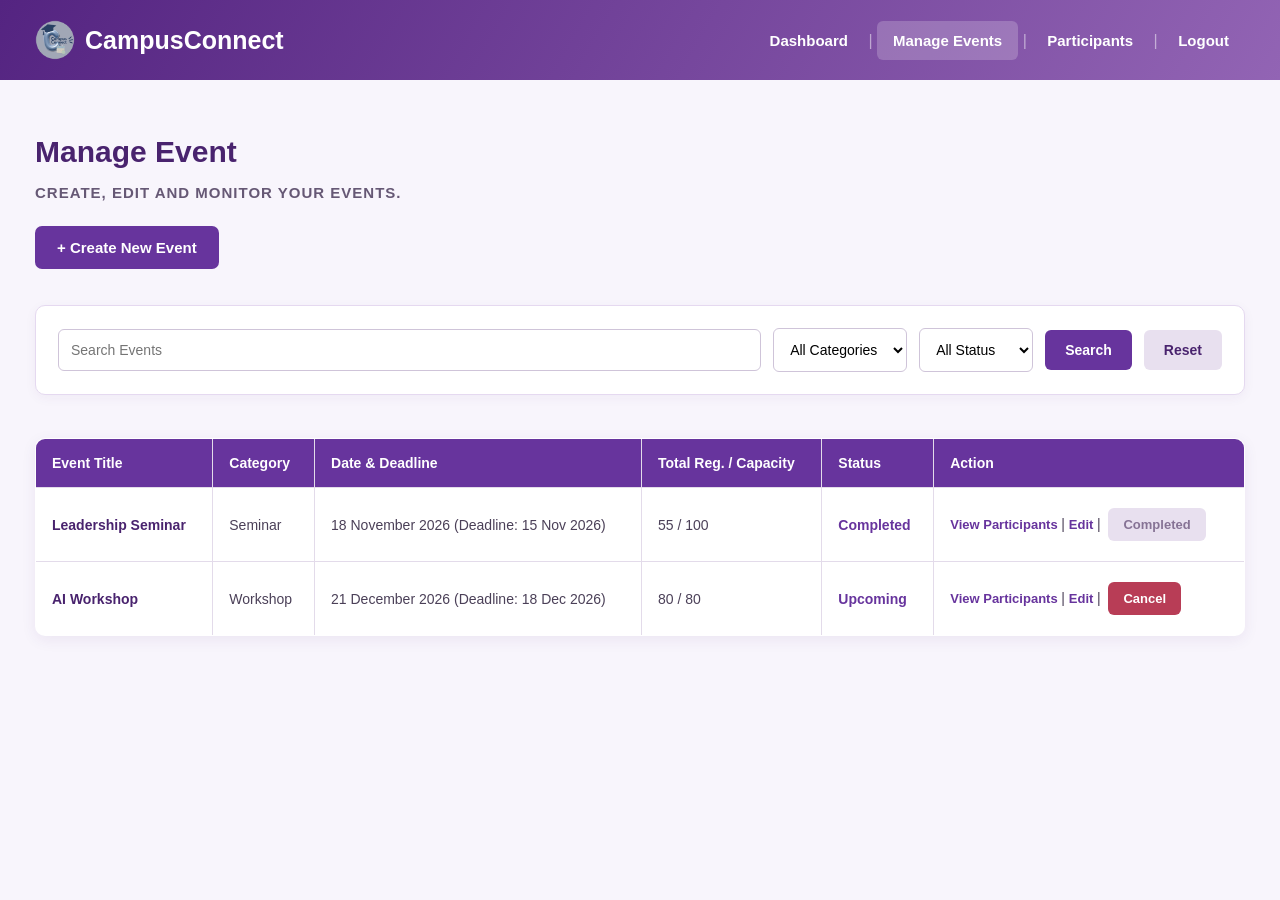
<file: organizer/manage-events.html>
<!doctype html>
<html lang="en">
  <head>
    <meta charset="UTF-8" />
    <meta name="viewport" content="width=device-width, initial-scale=1.0" />
    <title>Manage Events - CampusConnect</title>
    <link rel="stylesheet" href="../css/style.css" />
  </head>

  <body class="organizer-page organizer-manage-page">
    <!-- Navigation Bar -->
    <header>
      <div class="brand">
        <img src="../images/logo.png" alt="CampusConnect Logo" class="logo" />
        <h2>CampusConnect</h2>
      </div>

      <nav>
        <a href="organizer-dashboard.html">Dashboard</a> |
        <a href="manage-events.html">Manage Events</a> |
        <a href="attendance.html">Participants</a> |
        <a href="../index.html">Logout</a>
      </nav>

      <hr />
    </header>

    <main>
      <!-- Page Header -->
      <h1>Manage Event</h1>
      <p>CREATE, EDIT AND MONITOR YOUR EVENTS.</p>

      <!-- Create Event -->
      <p>
        <a href="event-form.html" class="create-event-btn">
          + Create New Event
        </a>
      </p>

      <!-- Search and Filter -->
      <div class="event-filters">
        <input
          type="text"
          id="searchInput"
          placeholder="Search Events"
          oninput="filterEvents()"
        />

        <select id="categoryFilter" onchange="filterEvents()">
          <option value="ALL">All Categories</option>
          <option value="Seminar">Seminar</option>
          <option value="Workshop">Workshop</option>
          <option value="Sports">Sports</option>
          <option value="Cultural">Cultural</option>
        </select>

        <select id="statusFilter" onchange="filterEvents()">
          <option value="ALL">All Status</option>
          <option value="Ongoing">Ongoing</option>
          <option value="Upcoming">Upcoming</option>
          <option value="Completed">Completed</option>
          <option value="Cancelled">Cancelled</option>
        </select>

        <button type="button" onclick="filterEvents()">Search</button>

        <button type="button" onclick="resetFilters()">Reset</button>
      </div>

      <br />

      <!-- Event List -->
      <table id="eventsTable" border="1" cellpadding="8" cellspacing="0">
        <thead>
          <tr>
            <th>Event Title</th>
            <th>Category</th>
            <th>Date &amp; Deadline</th>
            <th>Total Reg. / Capacity</th>
            <th>Status</th>
            <th>Action</th>
          </tr>
        </thead>

        <tbody>
          <!-- Event 1: Leadership Seminar -->
          <tr data-event-id="1">
            <td>Leadership Seminar</td>
            <td>Seminar</td>
            <td>18 November 2026 (Deadline: 15 Nov 2026)</td>
            <td>55 / 100</td>
            <td>Completed</td>
            <td>
              <a href="attendance.html?id=1"> View Participants </a> |

              <a href="event-form.html?id=1"> Edit </a> |

              <button type="button" disabled>Completed</button>
            </td>
          </tr>

          <!-- Event 2: AI Workshop -->
          <tr data-event-id="2">
            <td>AI Workshop</td>
            <td>Workshop</td>
            <td>21 December 2026 (Deadline: 18 Dec 2026)</td>
            <td>80 / 80</td>
            <td>Upcoming</td>
            <td>
              <a href="attendance.html?id=2"> View Participants </a> |

              <a href="event-form.html?id=2"> Edit </a> |

              <button type="button" onclick="cancelEvent(this)">Cancel</button>
            </td>
          </tr>
        </tbody>
      </table>
    </main>

    <script>
      // ==========================================
      // SEARCH AND FILTER EVENTS
      // ==========================================

      function filterEvents() {
        const searchText = document
          .getElementById("searchInput")
          .value.toUpperCase()
          .trim();

        const selectedCategory =
          document.getElementById("categoryFilter").value;

        const selectedStatus = document.getElementById("statusFilter").value;

        const rows = document.querySelectorAll("#eventsTable tbody tr");

        rows.forEach(function (row) {
          const title = row.cells[0].textContent.toUpperCase();

          const category = row.cells[1].textContent.trim();

          const status = row.cells[4].textContent.trim();

          const matchesSearch = title.includes(searchText);

          const matchesCategory =
            selectedCategory === "ALL" || category === selectedCategory;

          const matchesStatus =
            selectedStatus === "ALL" || status === selectedStatus;

          if (matchesSearch && matchesCategory && matchesStatus) {
            row.style.display = "";
          } else {
            row.style.display = "none";
          }
        });
      }

      // ==========================================
      // RESET FILTERS
      // ==========================================

      function resetFilters() {
        document.getElementById("searchInput").value = "";

        document.getElementById("categoryFilter").value = "ALL";

        document.getElementById("statusFilter").value = "ALL";

        filterEvents();
      }

      // ==========================================
      // CANCEL EVENT
      // ==========================================

      function cancelEvent(button) {
        const row = button.closest("tr");

        const eventId = row.getAttribute("data-event-id");

        const eventName = row.cells[0].textContent.trim();

        const answer = confirm(
          "Are you sure you want to cancel " + eventName + "?",
        );

        if (answer === true) {
          row.cells[4].textContent = "Cancelled";

          button.textContent = "Cancelled";

          button.disabled = true;

          // Save cancelled event in browser
          localStorage.setItem("campusconnect_cancelled_" + eventId, "true");

          alert("Event cancelled successfully!");

          filterEvents();
        }
      }

      // ==========================================
      // LOAD CANCELLED EVENT STATUS
      // ==========================================

      function loadCancelledEvents() {
        const rows = document.querySelectorAll("#eventsTable tbody tr");

        rows.forEach(function (row) {
          const eventId = row.getAttribute("data-event-id");

          const isCancelled = localStorage.getItem(
            "campusconnect_cancelled_" + eventId,
          );

          if (isCancelled === "true") {
            row.cells[4].textContent = "Cancelled";

            const button = row.querySelector("button");

            if (button !== null) {
              button.textContent = "Cancelled";
              button.disabled = true;
            }
          }
        });
      }

      // ==========================================
      // DISPLAY CREATED AND UPDATED EVENTS
      // ==========================================

      function displaySavedEvents() {
        const savedEvents = JSON.parse(
          localStorage.getItem("campusconnect_organizer_events") || "[]",
        );

        const tableBody = document.querySelector("#eventsTable tbody");

        savedEvents.forEach(function (event) {
          // Find existing event row
          let row = Array.from(tableBody.rows).find(function (item) {
            return item.getAttribute("data-event-id") == String(event.id);
          });

          // Create row for a new event
          if (!row) {
            row = document.createElement("tr");

            row.setAttribute("data-event-id", event.id);

            for (let i = 0; i < 6; i++) {
              row.appendChild(document.createElement("td"));
            }

            tableBody.appendChild(row);
          }

          // Format event date
          const dateParts = event.date.split("-");

          const eventDate = new Date(
            Number(dateParts[0]),
            Number(dateParts[1]) - 1,
            Number(dateParts[2]),
          );

          const formattedDate = eventDate.toLocaleDateString("en-GB", {
            day: "numeric",
            month: "long",
            year: "numeric",
          });

          // Update event information
          row.cells[0].textContent = event.title;

          row.cells[1].textContent = event.category;

          row.cells[2].textContent =
            formattedDate + " (Deadline: " + event.deadline + ")";

          row.cells[3].textContent =
            event.registeredCount + " / " + event.capacity;

          row.cells[4].textContent = event.status;

          // ==========================================
          // CREATE ACTION LINKS
          // ==========================================

          const actionCell = row.cells[5];

          actionCell.innerHTML = "";

          // View Participants
          const participantsLink = document.createElement("a");

          participantsLink.href = "attendance.html?id=" + event.id;

          participantsLink.textContent = "View Participants";

          // Edit Event
          const editLink = document.createElement("a");

          editLink.href = "event-form.html?id=" + event.id;

          editLink.textContent = "Edit";

          // Cancel Event
          const cancelButton = document.createElement("button");

          cancelButton.type = "button";

          if (event.status === "Cancelled" || event.status === "Completed") {
            cancelButton.textContent = event.status;

            cancelButton.disabled = true;
          } else {
            cancelButton.textContent = "Cancel";

            cancelButton.onclick = function () {
              cancelEvent(this);
            };
          }

          // Add actions to table
          actionCell.appendChild(participantsLink);

          actionCell.appendChild(document.createTextNode(" | "));

          actionCell.appendChild(editLink);

          actionCell.appendChild(document.createTextNode(" | "));

          actionCell.appendChild(cancelButton);
        });

        // Restore cancelled statuses
        loadCancelledEvents();

        // Apply current filters
        filterEvents();
      }

      // ==========================================
      // LOAD EVENTS WHEN PAGE OPENS
      // ==========================================

      displaySavedEvents();
    </script>
  </body>
</html>
</file>
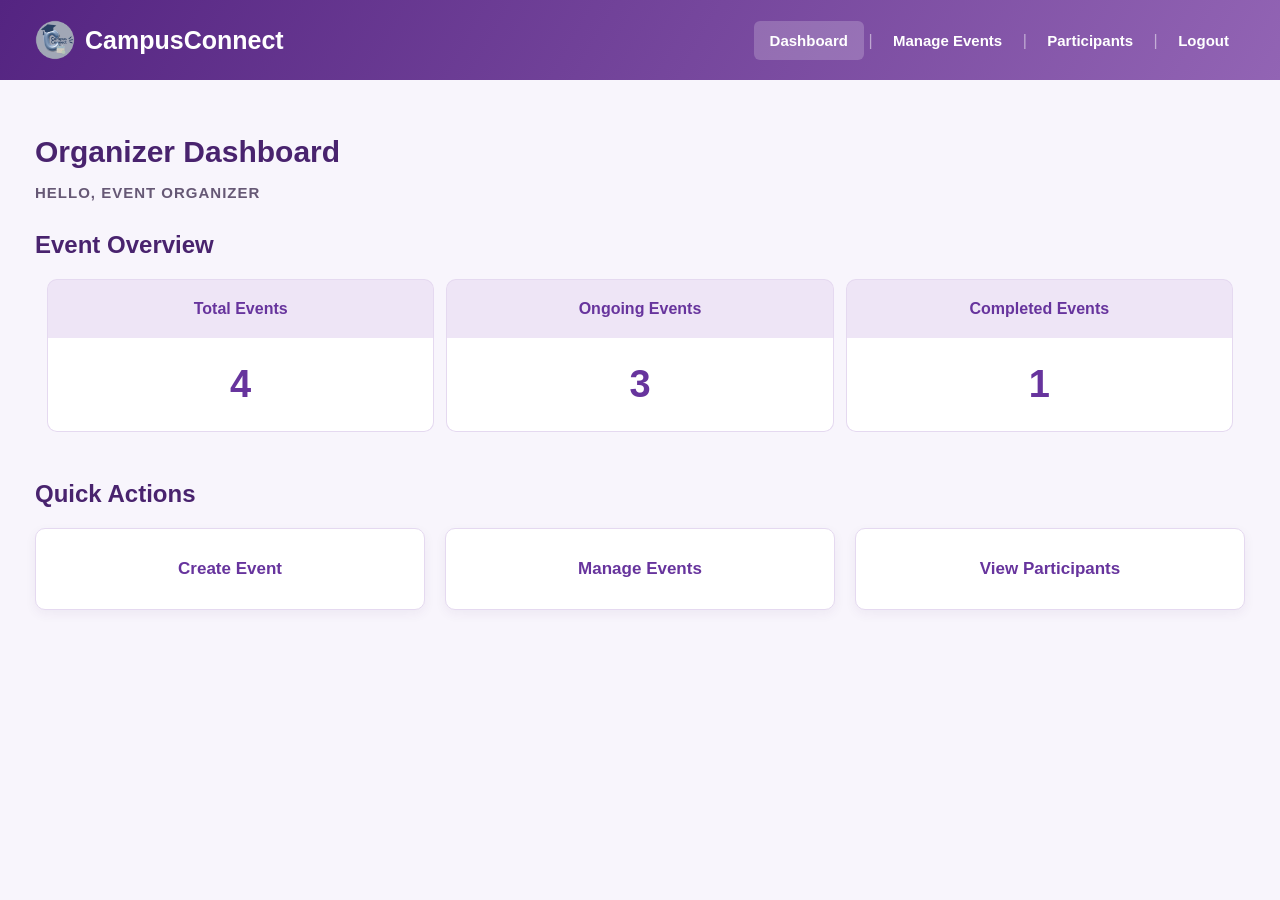
<file: organizer/organizer-dashboard.html>
<!doctype html>
<html lang="en">
  <head>
    <meta charset="UTF-8" />
    <meta name="viewport" content="width=device-width, initial-scale=1.0" />
    <title>Organizer Dashboard - CampusConnect</title>
    <link rel="stylesheet" href="../css/style.css" />
  </head>
  <body class="organizer-page organizer-dashboard-page">
    <header>
      <div class="brand">
        <img src="../images/logo.png" alt="CampusConnect Logo" class="logo" />
        <h2>CampusConnect</h2>
      </div>
      <nav>
        <a href="organizer-dashboard.html">Dashboard</a> |
        <a href="manage-events.html">Manage Events</a> |
        <a href="attendance.html">Participants</a> |
        <a href="../index.html">Logout</a>
      </nav>
      <hr />
    </header>

    <main>
      <h1>Organizer Dashboard</h1>
      <p>HELLO, EVENT ORGANIZER</p>

      <section>
        <h2>Event Overview</h2>
        <table border="1" cellpadding="10">
          <tr>
            <th>Total Events</th>
            <th>Ongoing Events</th>
            <th>Completed Events</th>
          </tr>
          <tr>
            <td align="center">4</td>
            <td align="center">3</td>
            <td align="center">1</td>
          </tr>
        </table>
      </section>

      <br />

      <section>
        <h2>Quick Actions</h2>
        <ul>
          <li><a href="event-form.html">Create Event</a></li>
          <li><a href="manage-events.html">Manage Events</a></li>
          <li><a href="attendance.html">View Participants</a></li>
        </ul>
      </section>
    </main>
  </body>
</html>
</file>
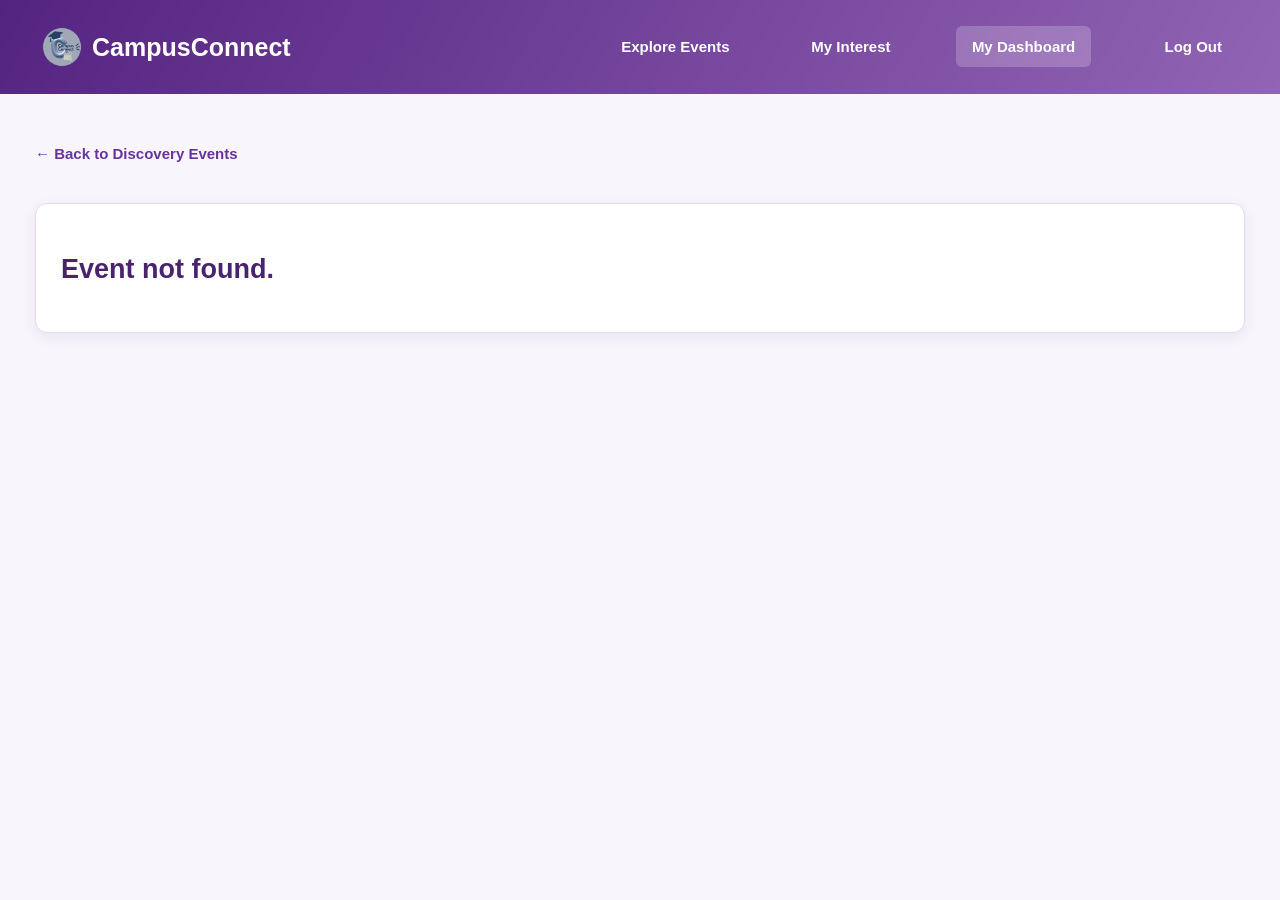
<file: Student/event-details.html>
<!doctype html>
<html lang="en">
  <head>
    <meta charset="UTF-8" />
    <meta name="viewport" content="width=device-width, initial-scale=1.0" />
    <title>Event Details | CampusConnect</title>
    <link rel="stylesheet" href="../css/style.css" />
  </head>

  <body class="student-page student-details-page">
    <!-- Navigation Bar -->
    <header>
      <nav>
        <table width="100%" cellpadding="10">
          <tr>
            <td width="45%">
              <div class="brand">
                <img
                  src="../images/logo.png"
                  alt="CampusConnect Logo"
                  class="logo"
                />
                <strong>CampusConnect</strong>
              </div>
            </td>

            <td align="center">
              <a href="events.html">Explore Events</a>
            </td>

            <td align="center">
              <a href="my-favourite.html">My Interest</a>
            </td>

            <td align="center">
              <a href="student-dashboard.html">My Dashboard</a>
            </td>

            <td align="right">
              <a href="../index.html" title="Log Out">Log Out</a>
            </td>
          </tr>
        </table>
      </nav>
    </header>

    <main>
      <!-- Back Button -->
      <p>
        <a href="events.html"> &larr; Back to Discovery Events </a>
      </p>

      <!-- Selected Event Details -->
      <section id="event-details">
        <table width="100%" cellpadding="20">
          <tr>
            <!-- Event Image -->
            <td width="40%" valign="middle">
              <img id="event-image" alt="Event Image" width="100%" />
            </td>

            <!-- Event Information -->
            <td width="60%" valign="top">
              <h1 id="event-name"></h1>

              <p>
                <span id="event-category"></span>
                <strong>Free</strong>
              </p>

              <p id="event-description"></p>

              <!-- Event Expiration Notice -->
              <p id="event-notice" hidden></p>

              <table cellpadding="8">
                <tr>
                  <td>📅</td>
                  <td><strong>Date</strong></td>
                  <td>:</td>
                  <td id="event-date"></td>
                </tr>

                <tr>
                  <td>📍</td>
                  <td><strong>Location</strong></td>
                  <td>:</td>
                  <td id="event-location"></td>
                </tr>

                <tr>
                  <td>🕒</td>
                  <td><strong>Time</strong></td>
                  <td>:</td>
                  <td id="event-time"></td>
                </tr>

                <tr>
                  <td>⌛</td>
                  <td><strong>Reg. Deadline</strong></td>
                  <td>:</td>
                  <td id="registration-deadline"></td>
                </tr>
              </table>
            </td>
          </tr>

          <!-- Event Actions -->
          <tr>
            <td colspan="2" align="right">
              <button type="button" id="register-button">Register</button>

              <button type="button" id="interest-button">
                ♡ Add to My Interest
              </button>
            </td>
          </tr>
        </table>
      </section>
    </main>

    <script>
      // Dummy event data for storyboard purposes only.
      // In the final implementation, event information will be
      // dynamically retrieved from the database based on event ID.

      const events = [
        {
          id: 1,
          name: "Leadership Seminar",
          category: "Seminar",
          description:
            "A seminar that helps students develop leadership and communication skills.",
          date: "18 November 2026",
          location: "UiTM Shah Alam",
          time: "10 AM - 2 PM",
          deadline: "15 November 2026",
          image: "../images/leadership.jpg",
        },
        {
          id: 2,
          name: "AI Workshop",
          category: "Workshop",
          description:
            "A workshop introducing students to artificial intelligence.",
          date: "21 December 2026",
          location: "UiTM Shah Alam",
          time: "9 AM - 12 PM",
          deadline: "18 December 2026",
          image: "../images/ai-workshop.jpg",
        },
        {
          id: 3,
          name: "Career Talk",
          category: "Talk",
          description:
            "A talk that helps students explore career opportunities.",
          date: "10 December 2026",
          location: "UiTM Shah Alam",
          time: "10 AM - 12 PM",
          deadline: "7 December 2026",
          image: "../images/career-talk.jpg",
        },
        {
          id: 4,
          name: "Campus Fun Run",
          category: "Sports",
          description:
            "A running event that promotes a healthy and active lifestyle among students.",
          date: "15 December 2026",
          location: "UiTM Shah Alam",
          time: "7 AM - 11 AM",
          deadline: "12 December 2026",
          image: "../images/fun-run.jpg",
        },
        {
          id: 5,
          name: "Community Volunteer Programme",
          category: "Volunteer",
          description:
            "A volunteering programme that encourages students to contribute to the community.",
          date: "28 December 2026",
          location: "UiTM Shah Alam",
          time: "8 AM - 1 PM",
          deadline: "25 December 2026",
          image: "../images/volunteer.jpg",
        },
        {
          id: 6,
          name: "Coding Competition",
          category: "Competition",
          description:
            "A competition that allows students to demonstrate their programming and problem-solving skills.",
          date: "30 December 2026",
          location: "UiTM Shah Alam",
          time: "9 AM - 4 PM",
          deadline: "27 December 2026",
          image: "../images/coding.jpg",
        },
      ];

      // Retrieve event ID from URL
      const params = new URLSearchParams(window.location.search);
      const eventId = Number(params.get("id"));

      // Find the selected event
      const selectedEvent = events.find((event) => event.id === eventId);

      // Display selected event information
      if (selectedEvent) {
        document.getElementById("event-name").textContent = selectedEvent.name;

        document.getElementById("event-category").textContent =
          selectedEvent.category + " | ";

        document.getElementById("event-description").textContent =
          selectedEvent.description;

        document.getElementById("event-date").textContent = selectedEvent.date;

        document.getElementById("event-location").textContent =
          selectedEvent.location;

        document.getElementById("event-time").textContent = selectedEvent.time;

        document.getElementById("registration-deadline").textContent =
          selectedEvent.deadline;

        document.getElementById("event-image").src = selectedEvent.image;

        document.getElementById("event-image").alt = selectedEvent.name;

        // ==========================================
        // ADD TO MY INTEREST FUNCTION
        // ==========================================

        // Retrieve favourite events
        let favourites = JSON.parse(
          localStorage.getItem("favouriteEvents") || "[]",
        );

        const interestButton = document.getElementById("interest-button");

        // Check if event is already saved
        if (favourites.some((event) => event.id === selectedEvent.id)) {
          interestButton.textContent = "♥ Added to My Interest";
          interestButton.disabled = true;
        }

        // Add selected event to favourite
        interestButton.onclick = function () {
          favourites = JSON.parse(
            localStorage.getItem("favouriteEvents") || "[]",
          );

          if (!favourites.some((event) => event.id === selectedEvent.id)) {
            favourites.push(selectedEvent);

            localStorage.setItem("favouriteEvents", JSON.stringify(favourites));

            alert("Event successfully added to My Interest!");
          }

          interestButton.textContent = "♥ Added to My Interest";
          interestButton.disabled = true;
        };

        // ==========================================
        // REGISTER EVENT FUNCTION
        // ==========================================

        // Retrieve registered events
        let registeredEvents = JSON.parse(
          localStorage.getItem("registeredEvents") || "[]",
        );

        const registerButton = document.getElementById("register-button");

        const eventNotice = document.getElementById("event-notice");

        // Get current date
        const today = new Date();
        today.setHours(0, 0, 0, 0);

        // Get event date and registration deadline
        const eventDate = new Date(selectedEvent.date);
        const deadline = new Date(selectedEvent.deadline);

        // Check if event has expired
        if (eventDate < today) {
          eventNotice.textContent = "⚠ This event has expired.";
          eventNotice.hidden = false;

          registerButton.textContent = "Event Expired";
          registerButton.disabled = true;
        }

        // Check if student has already registered
        else if (
          registeredEvents.some((event) => event.id === selectedEvent.id)
        ) {
          registerButton.textContent = "Registered";
          registerButton.disabled = true;
        }

        // Check if registration is closed
        else if (deadline < today) {
          eventNotice.textContent = "⚠ Registration is closed.";
          eventNotice.hidden = false;

          registerButton.textContent = "Registration Closed";
          registerButton.disabled = true;
        }

        // Allow student to register
        else {
          registerButton.onclick = function () {
            if (confirm("Are you sure you want to register for this event?")) {
              registeredEvents = JSON.parse(
                localStorage.getItem("registeredEvents") || "[]",
              );

              if (
                !registeredEvents.some((event) => event.id === selectedEvent.id)
              ) {
                registeredEvents.push(selectedEvent);

                localStorage.setItem(
                  "registeredEvents",
                  JSON.stringify(registeredEvents),
                );

                alert("Registration successful!");
              }

              registerButton.textContent = "Registered";
              registerButton.disabled = true;
            }
          };
        }
      } else {
        document.getElementById("event-details").innerHTML =
          "<h2>Event not found.</h2>";
      }
    </script>
  </body>
</html>
</file>
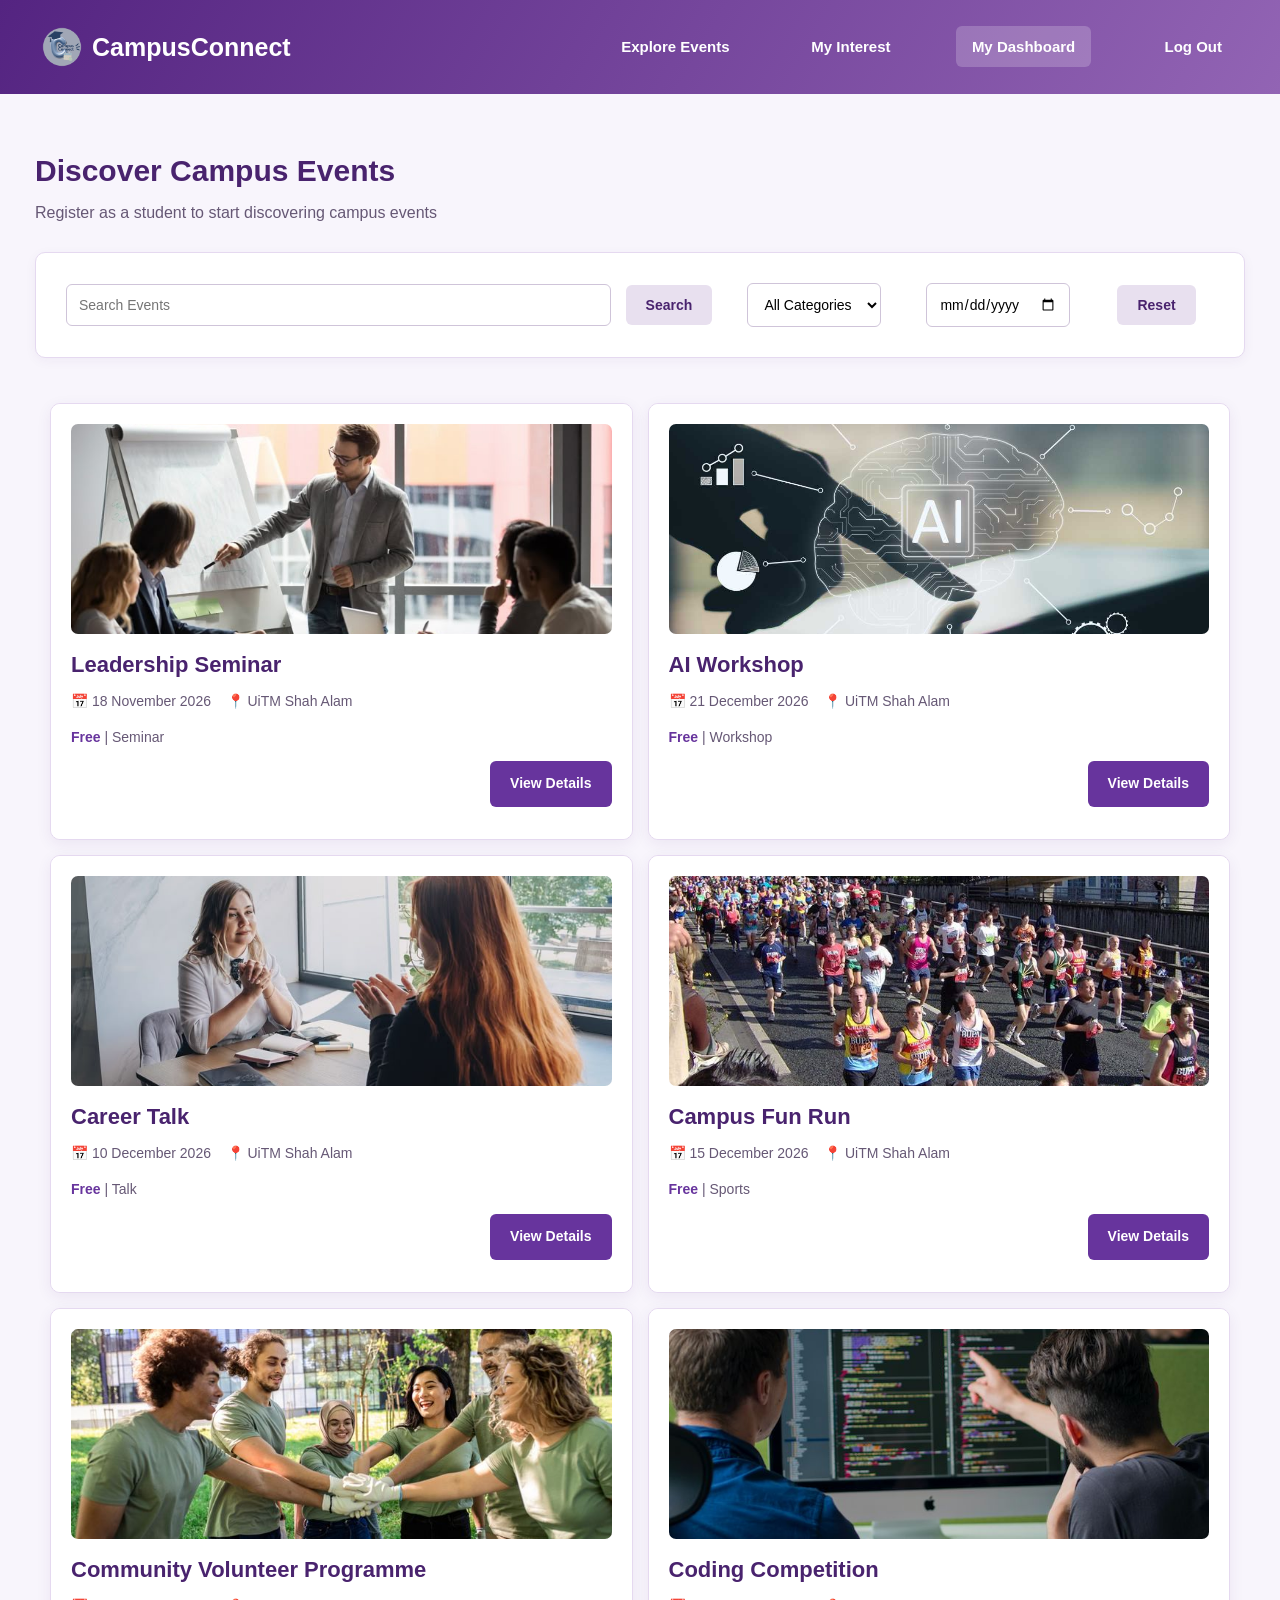
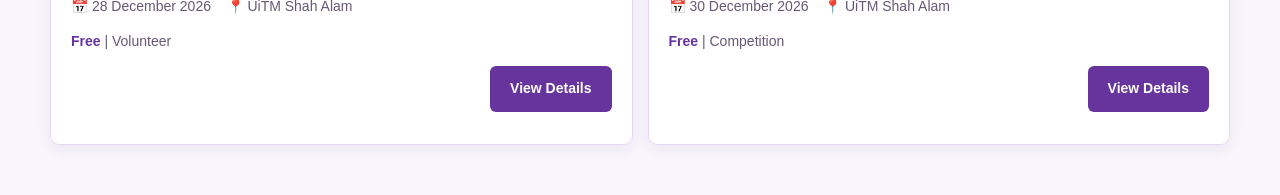
<file: Student/events.html>
<!doctype html>
<html lang="en">
  <head>
    <meta charset="UTF-8" />
    <meta name="viewport" content="width=device-width, initial-scale=1.0" />
    <title>Discover Events | CampusConnect</title>
    <link rel="stylesheet" href="../css/style.css" />
  </head>

  <body class="student-page student-events-page">
    <!-- Navigation Bar -->
    <header>
      <nav>
        <table width="100%" cellpadding="10">
          <tr>
            <td width="45%">
              <div class="brand">
                <img
                  src="../images/logo.png"
                  alt="CampusConnect Logo"
                  class="logo"
                />
                <strong>CampusConnect</strong>
              </div>
            </td>

            <td align="center">
              <a href="events.html">Explore Events</a>
            </td>

            <td align="center">
              <a href="my-favourite.html">My Interest</a>
            </td>

            <td align="center">
              <a href="student-dashboard.html">My Dashboard</a>
            </td>

            <td align="right">
              <a href="index.html" title="Log Out">Log Out</a>
            </td>
          </tr>
        </table>
      </nav>
    </header>

    <main>
      <!-- Page Header -->
      <section class="page-header">
        <h1>Discover Campus Events</h1>
        <p>Register as a student to start discovering campus events</p>
      </section>

      <!-- Search and Filter -->
      <section class="search-filter">
        <table width="100%" cellpadding="10">
          <tr>
            <td>
              <input
                type="search"
                id="search-event"
                placeholder="Search Events"
                size="50"
                oninput="filterEvents()"
              />
            </td>

            <td>
              <button type="button" onclick="filterEvents()">Search</button>
            </td>

            <td>
              <select id="category" onchange="filterEvents()">
                <option value="">All Categories</option>
                <option value="seminar">Seminar</option>
                <option value="workshop">Workshop</option>
                <option value="talk">Talk</option>
                <option value="sports">Sports</option>
                <option value="volunteer">Volunteer</option>
                <option value="competition">Competition</option>
              </select>
            </td>

            <td>
              <input type="date" id="event-date" onchange="filterEvents()" />
            </td>

            <td>
              <button type="button" onclick="resetFilter()">Reset</button>
            </td>
          </tr>
        </table>
      </section>

      <!-- Event Listing -->
      <section id="event-list">
        <table width="100%" cellpadding="15" cellspacing="15">
          <tbody id="event-container">
            <!-- Events will be displayed here -->
          </tbody>
        </table>

        <p id="no-events" hidden>No events found.</p>
      </section>
    </main>

    <script>
      // Dummy event data for storyboard
      const events = [
        {
          id: 1,
          name: "Leadership Seminar",
          category: "Seminar",
          date: "2026-11-18",
          location: "UiTM Shah Alam",
          image: "../images/leadership.jpg",
        },
        {
          id: 2,
          name: "AI Workshop",
          category: "Workshop",
          date: "2026-12-21",
          location: "UiTM Shah Alam",
          image: "../images/ai-workshop.jpg",
        },
        {
          id: 3,
          name: "Career Talk",
          category: "Talk",
          date: "2026-12-10",
          location: "UiTM Shah Alam",
          image: "../images/career-talk.jpg",
        },
        {
          id: 4,
          name: "Campus Fun Run",
          category: "Sports",
          date: "2026-12-15",
          location: "UiTM Shah Alam",
          image: "../images/fun-run.jpg",
        },
        {
          id: 5,
          name: "Community Volunteer Programme",
          category: "Volunteer",
          date: "2026-12-28",
          location: "UiTM Shah Alam",
          image: "../images/volunteer.jpg",
        },
        {
          id: 6,
          name: "Coding Competition",
          category: "Competition",
          date: "2026-12-30",
          location: "UiTM Shah Alam",
          image: "../images/coding.jpg",
        },
      ];

      // Display events
      function displayEvents(eventList) {
        const container = document.getElementById("event-container");

        container.innerHTML = "";

        document.getElementById("no-events").hidden = eventList.length !== 0;

        let row;

        eventList.forEach(function (event, index) {
          // Create a new row for every two events
          if (index % 2 === 0) {
            row = document.createElement("tr");
            container.appendChild(row);
          }

          const card = document.createElement("td");

          card.width = "50%";
          card.vAlign = "top";

          const formattedDate = new Date(
            event.date + "T00:00:00",
          ).toLocaleDateString("en-GB", {
            day: "numeric",
            month: "long",
            year: "numeric",
          });

          card.innerHTML = `
                    <article class="event-card">

                        <table border="1" width="100%" cellpadding="15">
                            <tr>
                                <td>

                                    <img src="${event.image}"
                                        alt="${event.name}"
                                        width="100%"
                                        height="180">

                                    <h2>${event.name}</h2>

                                    <p>
                                        📅 ${formattedDate}
                                        &nbsp;&nbsp;
                                        📍 ${event.location}
                                    </p>

                                    <p>
                                        <strong>Free</strong>
                                        | ${event.category}
                                    </p>

                                    <p align="right">
                                        <a href="event-details.html?id=${event.id}">
                                            View Details
                                        </a>
                                    </p>

                                </td>
                            </tr>
                        </table>

                    </article>
                `;

          row.appendChild(card);
        });
      }

      // Search and filter events
      function filterEvents() {
        const search = document
          .getElementById("search-event")
          .value.toLowerCase()
          .trim();

        const category = document.getElementById("category").value;

        const date = document.getElementById("event-date").value;

        const filteredEvents = events.filter(function (event) {
          const matchSearch =
            event.name.toLowerCase().includes(search) ||
            event.location.toLowerCase().includes(search);

          const matchCategory =
            category === "" || event.category.toLowerCase() === category;

          const matchDate = date === "" || event.date === date;

          return matchSearch && matchCategory && matchDate;
        });

        displayEvents(filteredEvents);
      }

      // Reset search and filter
      function resetFilter() {
        document.getElementById("search-event").value = "";
        document.getElementById("category").value = "";
        document.getElementById("event-date").value = "";

        displayEvents(events);
      }

      // Display all events when page is opened
      displayEvents(events);
    </script>
  </body>
</html>
</file>
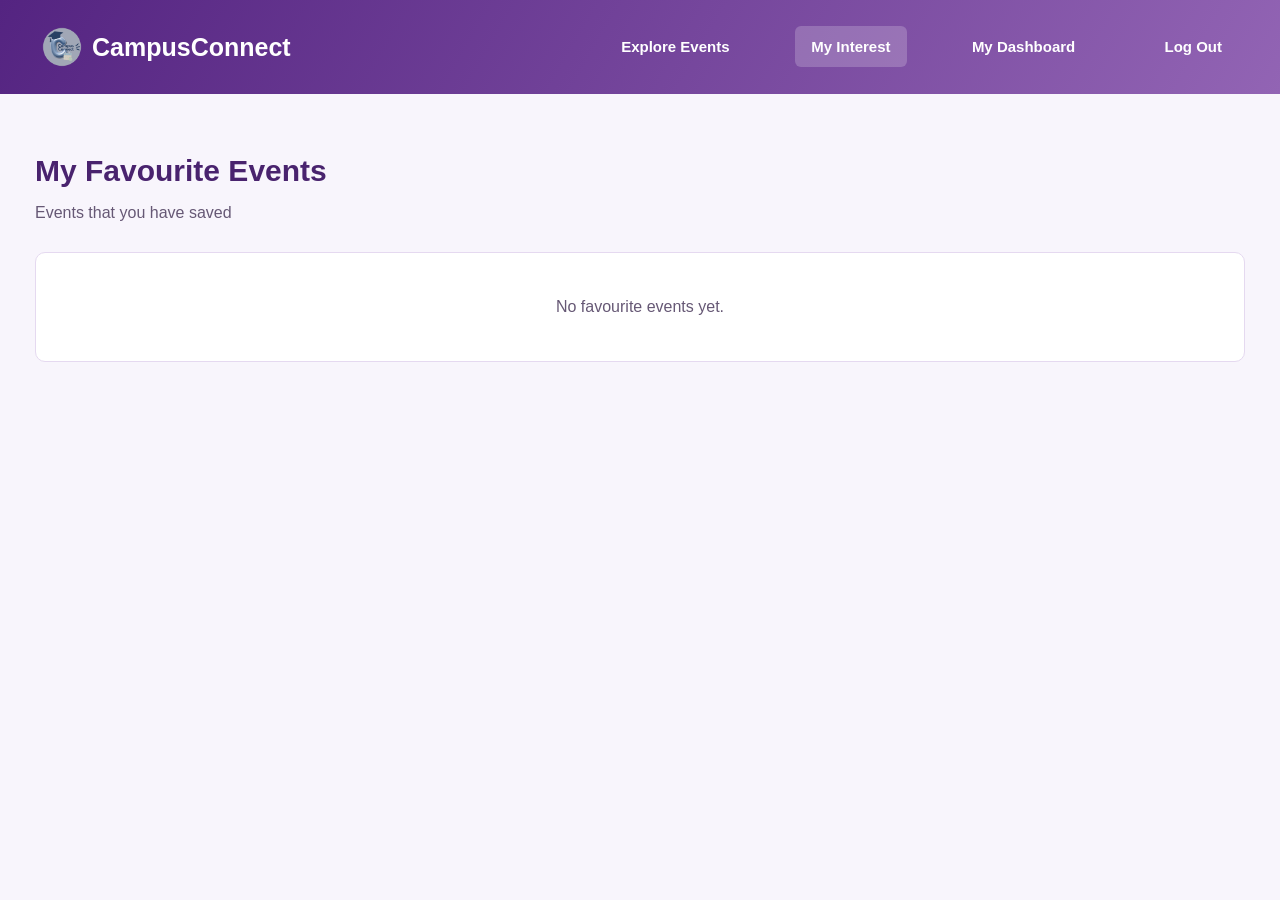
<file: Student/my-favourite.html>
<!doctype html>
<html lang="en">
  <head>
    <meta charset="UTF-8" />
    <meta name="viewport" content="width=device-width, initial-scale=1.0" />
    <title>My Favourite | CampusConnect</title>
    <link rel="stylesheet" href="../css/style.css" />
  </head>

  <body class="student-page student-favourites-page">
    <!-- Navigation Bar -->
    <header>
      <nav>
        <table width="100%" cellpadding="10">
          <tr>
            <td width="45%">
              <div class="brand">
                <img
                  src="../images/logo.png"
                  alt="CampusConnect Logo"
                  class="logo"
                />
                <strong>CampusConnect</strong>
              </div>
            </td>

            <td align="center">
              <a href="events.html">Explore Events</a>
            </td>

            <td align="center">
              <a href="my-favourite.html">My Interest</a>
            </td>

            <td align="center">
              <a href="student-dashboard.html">My Dashboard</a>
            </td>

            <td align="right">
              <a href="../index.html" title="Log Out">Log Out</a>
            </td>
          </tr>
        </table>
      </nav>
    </header>

    <main>
      <!-- Favourite Events -->
      <section id="favourite-events">
        <h1>My Favourite Events</h1>
        <p>Events that you have saved</p>

        <div id="favourite-list"></div>
      </section>
    </main>

    <script>
      // Display saved favourite events
      function displayFavourites() {
        const favourites = JSON.parse(
          localStorage.getItem("favouriteEvents") || "[]",
        );

        const container = document.getElementById("favourite-list");

        container.innerHTML = "";

        if (favourites.length === 0) {
          container.innerHTML = "<p>No favourite events yet.</p>";

          return;
        }

        favourites.forEach(function (event) {
          container.innerHTML += `

                <table border="1" width="100%"
                    cellpadding="15" cellspacing="0">

                    <tr>

                        <td width="80%">

                            <h3>${event.name}</h3>

                            <p>
                                ${event.date}
                                &nbsp; | &nbsp;
                                ${event.location}
                            </p>

                            <a href="event-details.html?id=${event.id}">
                                View Details
                            </a>

                        </td>

                        <td align="center">

                            <button type="button"
                                onclick="removeEvent(${event.id})">
                                Remove
                            </button>

                        </td>

                    </tr>

                </table>

                <br>

            `;
        });
      }

      // Remove favourite event
      function removeEvent(eventId) {
        if (confirm("Are you sure you want to remove this event?")) {
          let favourites = JSON.parse(
            localStorage.getItem("favouriteEvents") || "[]",
          );

          favourites = favourites.filter((event) => event.id !== eventId);

          localStorage.setItem("favouriteEvents", JSON.stringify(favourites));

          displayFavourites();
        }
      }

      displayFavourites();
    </script>
  </body>
</html>
</file>
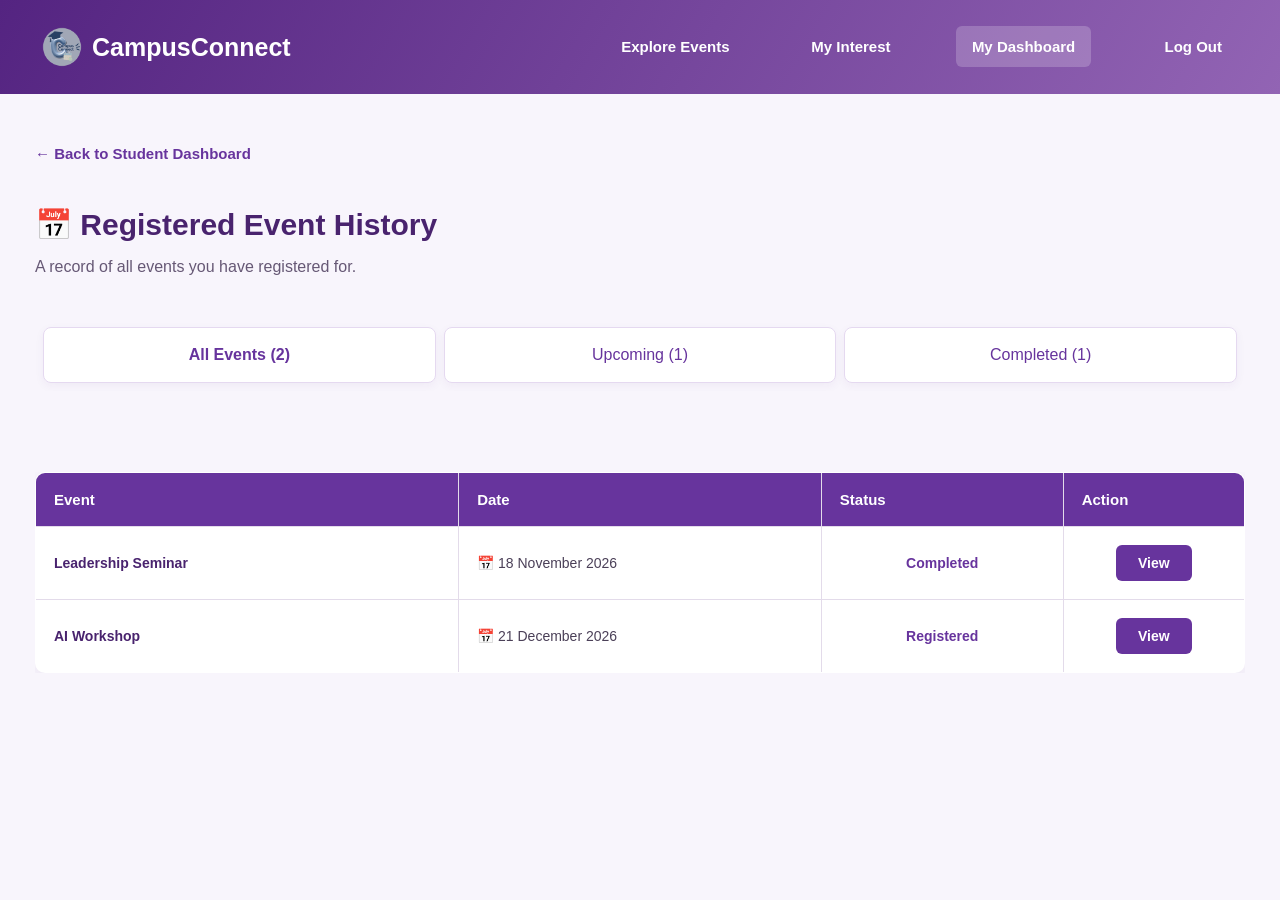
<file: Student/my-tickets.html>
<!doctype html>
<html lang="en">
  <head>
    <meta charset="UTF-8" />
    <meta name="viewport" content="width=device-width, initial-scale=1.0" />
    <title>Registered Event History | CampusConnect</title>
    <link rel="stylesheet" href="../css/style.css" />
  </head>

  <body class="student-page student-tickets-page">
    <!-- Navigation Bar -->
    <header>
      <nav>
        <table width="100%" cellpadding="10">
          <tr>
            <td width="45%">
              <div class="brand">
                <img
                  src="../images/logo.png"
                  alt="CampusConnect Logo"
                  class="logo"
                />
                <strong>CampusConnect</strong>
              </div>
            </td>

            <td align="center">
              <a href="events.html">Explore Events</a>
            </td>

            <td align="center">
              <a href="my-favourite.html">My Interest</a>
            </td>

            <td align="center">
              <a href="student-dashboard.html">My Dashboard</a>
            </td>

            <td align="right">
              <a href="../index.html" title="Log Out">Log Out</a>
            </td>
          </tr>
        </table>
      </nav>
    </header>

    <main>
      <!-- Back Button -->
      <p>
        <a href="student-dashboard.html"> &larr; Back to Student Dashboard </a>
      </p>

      <!-- Page Header -->
      <section class="page-header">
        <h1>📅 Registered Event History</h1>

        <p>A record of all events you have registered for.</p>
      </section>

      <br />

      <!-- Event Filter Tabs -->
      <section class="event-filter">
        <table border="1" width="100%" cellpadding="15" cellspacing="0">
          <tr>
            <td width="33%" align="center">
              <a href="#all" id="all-tab"> All Events (0) </a>
            </td>

            <td width="33%" align="center">
              <a href="#upcoming" id="upcoming-tab"> Upcoming (0) </a>
            </td>

            <td width="33%" align="center">
              <a href="#completed" id="completed-tab"> Completed (0) </a>
            </td>
          </tr>
        </table>
      </section>

      <br /><br />

      <!-- Registered Event Table -->
      <section class="registered-events">
        <table border="1" width="100%" cellpadding="15" cellspacing="0">
          <thead>
            <tr>
              <th width="35%">Event</th>
              <th width="30%">Date</th>
              <th width="20%">Status</th>
              <th width="15%">Action</th>
            </tr>
          </thead>

          <tbody id="event-history">
            <!-- Registered events will be displayed here -->
          </tbody>
        </table>
      </section>
    </main>

    <script>
      // Sample registration data for storyboard purposes only.
      // In the final implementation, registered events will be
      // dynamically retrieved from the database.

      if (localStorage.getItem("registeredEvents") === null) {
        const sampleEvents = [
          {
            id: 1,
            name: "Leadership Seminar",
            date: "18 November 2026",
            location: "UiTM Shah Alam",
          },
          {
            id: 2,
            name: "AI Workshop",
            date: "21 December 2026",
            location: "UiTM Shah Alam",
          },
        ];

        localStorage.setItem("registeredEvents", JSON.stringify(sampleEvents));
      }

      // ==========================================
      // DISPLAY REGISTERED EVENT HISTORY
      // ==========================================

      function displayEvents(filter = "all") {
        // Retrieve registered events
        const registeredEvents = JSON.parse(
          localStorage.getItem("registeredEvents") || "[]",
        );

        // Get current date
        const today = new Date();

        today.setHours(0, 0, 0, 0);

        // Filter upcoming events
        const upcomingEvents = registeredEvents.filter((event) => {
          return new Date(event.date) >= today;
        });

        // Filter completed events
        const completedEvents = registeredEvents.filter((event) => {
          return new Date(event.date) < today;
        });

        // ==========================================
        // UPDATE EVENT COUNTS
        // ==========================================

        document.getElementById("all-tab").textContent =
          "All Events (" + registeredEvents.length + ")";

        document.getElementById("upcoming-tab").textContent =
          "Upcoming (" + upcomingEvents.length + ")";

        document.getElementById("completed-tab").textContent =
          "Completed (" + completedEvents.length + ")";

        // ==========================================
        // FILTER SELECTED EVENTS
        // ==========================================

        let selectedEvents;

        if (filter === "upcoming") {
          selectedEvents = upcomingEvents;
        } else if (filter === "completed") {
          selectedEvents = completedEvents;
        } else {
          selectedEvents = registeredEvents;
        }

        // Highlight selected tab
        document.getElementById("all-tab").style.fontWeight =
          filter === "all" ? "bold" : "normal";

        document.getElementById("upcoming-tab").style.fontWeight =
          filter === "upcoming" ? "bold" : "normal";

        document.getElementById("completed-tab").style.fontWeight =
          filter === "completed" ? "bold" : "normal";

        // ==========================================
        // DISPLAY EVENT TABLE
        // ==========================================

        const container = document.getElementById("event-history");

        container.innerHTML = "";

        // Check if there are no events
        if (selectedEvents.length === 0) {
          container.innerHTML = `
                    <tr>
                        <td colspan="4" align="center">
                            No events found.
                        </td>
                    </tr>
                `;

          return;
        }

        // Display selected events
        selectedEvents.forEach(function (event) {
          const eventDate = new Date(event.date);

          const status = eventDate < today ? "Completed" : "Registered";

          container.innerHTML += `

                    <tr>

                        <td>
                            ${event.name}
                        </td>

                        <td>
                            📅 ${event.date}
                        </td>

                        <td align="center">
                            ${status}
                        </td>

                        <td align="center">

                            <a href="event-details.html?id=${event.id}">
                                View
                            </a>

                        </td>

                    </tr>

                `;
        });
      }

      // ==========================================
      // HANDLE SELECTED TAB
      // ==========================================

      function loadSelectedTab() {
        const filter = window.location.hash.substring(1);

        if (filter === "upcoming") {
          displayEvents("upcoming");
        } else if (filter === "completed") {
          displayEvents("completed");
        } else {
          displayEvents("all");
        }
      }

      // Display events when page is opened
      loadSelectedTab();

      // Display selected tab when clicked
      window.addEventListener("hashchange", loadSelectedTab);

      // Refresh events when returning to the page
      window.addEventListener("pageshow", loadSelectedTab);

      // Update when Local Storage changes
      window.addEventListener("storage", loadSelectedTab);
    </script>
  </body>
</html>
</file>
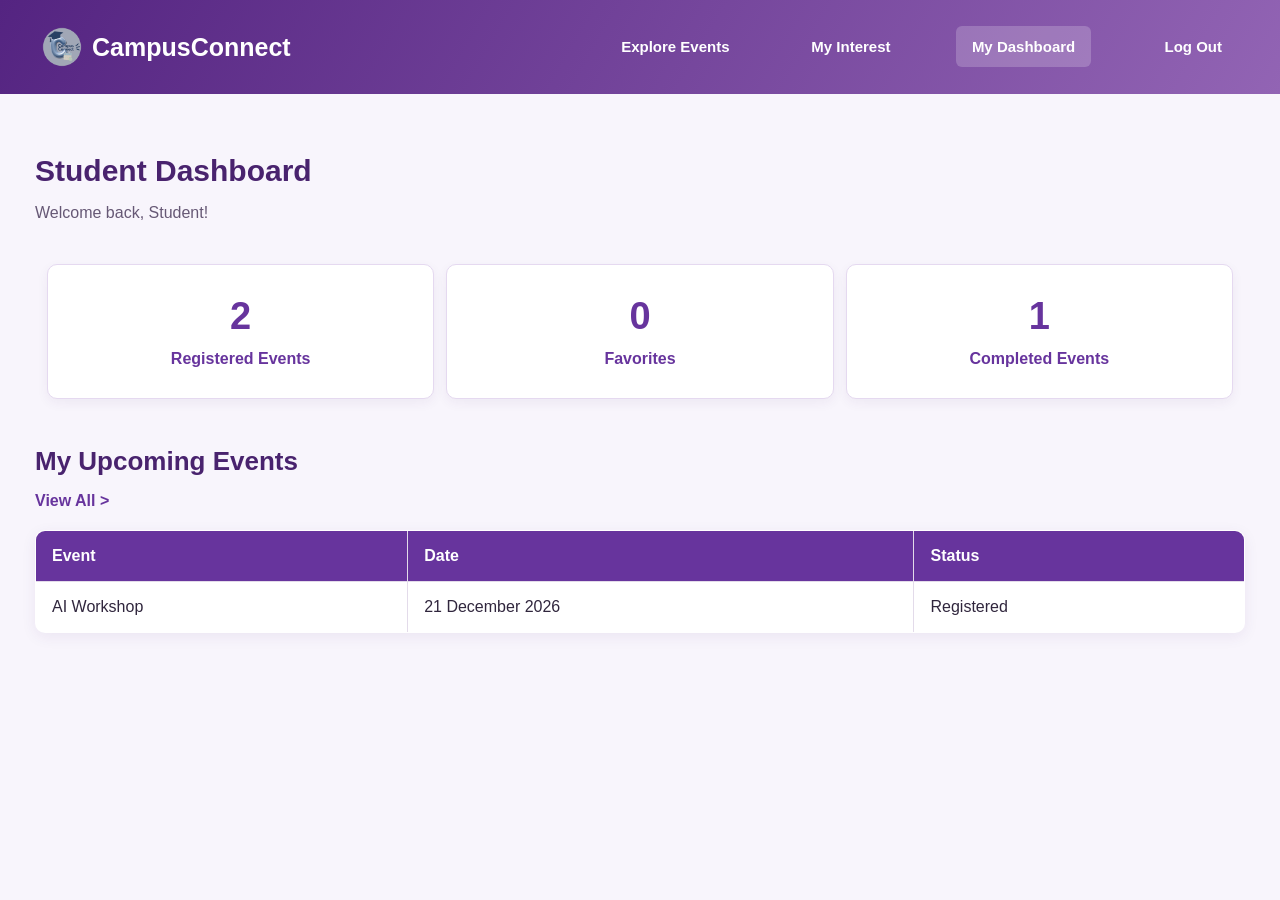
<file: Student/student-dashboard.html>
<!doctype html>
<html lang="en">
  <head>
    <meta charset="UTF-8" />
    <meta name="viewport" content="width=device-width, initial-scale=1.0" />
    <title>Student Dashboard | CampusConnect</title>
    <link rel="stylesheet" href="../css/style.css" />
    <link rel="stylesheet" href="../css/style.css" />
  </head>

  <body class="student-page">
    <!-- Navigation Bar -->
    <header>
      <nav>
        <table width="100%" cellpadding="10">
          <tr>
            <td width="45%">
              <div class="brand">
                <img
                  src="../images/logo.png"
                  alt="CampusConnect Logo"
                  class="logo"
                />
                <strong>CampusConnect</strong>
              </div>
            </td>

            <td align="center">
              <a href="events.html">Explore Events</a>
            </td>

            <td align="center">
              <a href="my-favourite.html">My Interest</a>
            </td>

            <td align="center">
              <a href="student-dashboard.html">My Dashboard</a>
            </td>

            <td align="right">
              <a href="../index.html" title="Log Out"> Log Out </a>
            </td>
          </tr>
        </table>
      </nav>
    </header>

    <main>
      <!-- Dashboard Header -->
      <section class="dashboard-header">
        <h1>Student Dashboard</h1>
        <p>Welcome back, Student!</p>
      </section>

      <!-- Event Overview -->
      <section class="event-overview">
        <table width="100%">
          <tr>
            <td align="center">
              <h2 id="registered-count">0</h2>
              <a href="my-tickets.html"> Registered Events </a>
            </td>

            <td align="center">
              <h2 id="favourite-count">0</h2>
              <a href="my-favourite.html"> Favorites </a>
            </td>

            <td align="center">
              <h2 id="completed-count">0</h2>
              <a href="my-tickets.html#completed"> Completed Events </a>
            </td>
          </tr>
        </table>
      </section>

      <!-- Upcoming Events -->
      <section class="upcoming-events">
        <h2>My Upcoming Events</h2>
        <a href="my-tickets.html">View All &gt;</a>

        <table border="1" width="100%" cellpadding="10" cellspacing="0">
          <thead>
            <tr>
              <th>Event</th>
              <th>Date</th>
              <th>Status</th>
            </tr>
          </thead>

          <tbody id="upcoming-event-list">
            <!-- Registered events will be displayed here -->
          </tbody>
        </table>
      </section>
    </main>

    <script>
      // Sample registration data for storyboard purposes only.
      // In the final implementation, registered events will be
      // dynamically retrieved from the database.

      if (localStorage.getItem("registeredEvents") === null) {
        const sampleEvents = [
          {
            id: 1,
            name: "Leadership Seminar",
            date: "18 November 2026",
            location: "UiTM Shah Alam",
          },
          {
            id: 2,
            name: "AI Workshop",
            date: "21 December 2026",
            location: "UiTM Shah Alam",
          },
        ];

        localStorage.setItem("registeredEvents", JSON.stringify(sampleEvents));
      }

      // ==========================================
      // DISPLAY STUDENT DASHBOARD
      // ==========================================

      function displayDashboard() {
        // Retrieve registered events
        const registeredEvents = JSON.parse(
          localStorage.getItem("registeredEvents") || "[]",
        );

        // Retrieve favourite events
        const favouriteEvents = JSON.parse(
          localStorage.getItem("favouriteEvents") || "[]",
        );

        // Get current date
        const today = new Date();

        today.setHours(0, 0, 0, 0);

        // Filter upcoming events
        const upcomingEvents = registeredEvents.filter((event) => {
          const eventDate = new Date(event.date);

          return eventDate >= today;
        });

        // Filter completed events
        const completedEvents = registeredEvents.filter((event) => {
          const eventDate = new Date(event.date);

          return eventDate < today;
        });

        // ==========================================
        // UPDATE EVENT OVERVIEW
        // ==========================================

        document.getElementById("registered-count").textContent =
          registeredEvents.length;

        document.getElementById("favourite-count").textContent =
          favouriteEvents.length;

        document.getElementById("completed-count").textContent =
          completedEvents.length;

        // ==========================================
        // DISPLAY UPCOMING EVENTS
        // ==========================================

        const container = document.getElementById("upcoming-event-list");

        container.innerHTML = "";

        // Check if there are upcoming events
        if (upcomingEvents.length === 0) {
          container.innerHTML = `
                    <tr>
                        <td colspan="3" align="center">
                            No upcoming events.
                        </td>
                    </tr>
                `;

          return;
        }

        // Sort upcoming events by date
        upcomingEvents.sort((a, b) => new Date(a.date) - new Date(b.date));

        // Display registered upcoming events
        upcomingEvents.forEach(function (event) {
          container.innerHTML += `

                    <tr>

                        <td>
                            ${event.name}
                        </td>

                        <td>
                            ${event.date}
                        </td>

                        <td>
                            Registered
                        </td>

                    </tr>

                `;
        });
      }

      // Display dashboard when page is opened
      displayDashboard();

      // Refresh dashboard when returning to the page
      window.addEventListener("pageshow", displayDashboard);

      // Update dashboard when Local Storage changes
      window.addEventListener("storage", displayDashboard);
    </script>
  </body>
</html>
</file>
<file: css/style.css>
/* ====================================
   CAMPUSCONNECT - SHARED STYLESHEET
   ==================================== */

/* GENERAL PAGE DESIGN */
* {
    box-sizing: border-box;
}

body {
    font-family: Arial, sans-serif;
    background-color: #f8f5fc;
    color: #30263d;
    margin: 0;
    padding: 30px;
}

/* CAMPUSCONNECT HEADER */
body>h1 {
    background: linear-gradient(120deg, #542481, #9264b4);
    color: white;
    padding: 25px 30px;
    margin: -30px -30px 20px;
    font-size: 30px;
}

/* HEADINGS */
h2 {
    color: #49236e;
    font-size: 27px;
    margin-top: 25px;
}

h3 {
    color: #67349d;
    font-size: 19px;
}

/* NAVIGATION LINKS */
body>a {
    display: inline-block;
    padding: 11px 17px;
    margin: 5px 3px;
    background-color: white;
    color: #67349d;
    border-radius: 6px;
    font-weight: bold;
    text-decoration: none;
}

body>a:hover {
    background-color: #67349d;
    color: white;
}

/* NORMAL LINKS */
a {
    color: #67349d;
    text-decoration: none;
}

a:hover {
    text-decoration: underline;
}

/* HORIZONTAL LINE */
hr {
    border: none;
    border-top: 1px solid #e2d6ed;
    margin: 20px 0;
}

/* DATA TABLES */
table[border="1"] {
    width: 100%;
    background-color: white;
    border-collapse: collapse;
    border: 1px solid #e3dbea;
    border-radius: 8px;
    overflow: hidden;
    box-shadow: 0 3px 12px rgba(75, 35, 110, 0.08);
}

table[border="1"] th {
    background-color: #67349d;
    color: white;
    padding: 14px;
    text-align: left;
    border: 1px solid #e3dbea;
}

table[border="1"] td {
    padding: 13px;
    border: 1px solid #e3dbea;
}

table[border="1"] tr:hover td {
    background-color: #f5edfb;
}

/* FORM TABLES */
table[border="0"] {
    background-color: transparent;
}

table[border="0"] td {
    padding: 7px;
}

/* INPUT FIELDS */
input[type="text"],
input[type="email"],
input[type="password"],
input[type="number"],
input[type="date"],
input[type="time"],
select,
textarea {
    padding: 11px;
    border: 1px solid #cfc4d9;
    border-radius: 6px;
    font-family: Arial, sans-serif;
    font-size: 14px;
    background-color: white;
}

input:focus,
select:focus,
textarea:focus {
    outline: 2px solid #b58cda;
    outline-offset: 1px;
}

/* BUTTONS */
input[type="button"],
input[type="submit"],
button {
    background-color: #67349d;
    color: white;
    border: none;
    border-radius: 6px;
    padding: 11px 18px;
    font-size: 14px;
    font-weight: bold;
    cursor: pointer;
}

input[type="button"]:hover,
input[type="submit"]:hover,
button:hover {
    background-color: #50267f;
}

/* RESET BUTTON */
input[type="reset"],
input[value="Reset"] {
    background-color: #e8e0ef;
    color: #49236e;
    border: none;
    border-radius: 6px;
    padding: 11px 18px;
    cursor: pointer;
}

input[type="reset"]:hover,
input[value="Reset"]:hover {
    background-color: #d5c6e3;
}

/* REVOKE ACCESS BUTTON */
input[value="Revoke Access"] {
    background-color: #b83d56;
    color: white;
}

input[value="Revoke Access"]:hover {
    background-color: #922b43;
}

/* FORM CONTAINERS */
body>form {
    background-color: white;
    padding: 20px;
    border: 1px solid #e8e0ef;
    border-radius: 8px;
    max-width: 100%;
    width: fit-content;
}

/* MOBILE VIEW */
@media (max-width: 768px) {
    body {
        padding: 15px;
    }

    body>h1 {
        margin: -15px -15px 20px;
        padding: 20px;
    }

    table[border="1"] {
        font-size: 12px;
    }

    table[border="1"] th,
    table[border="1"] td {
        padding: 8px;
    }

    input[type="text"],
    input[type="email"],
    select {
        max-width: 100%;
    }
}

/* ====================================
   CAMPUSCONNECT - LOGIN PAGE
   ==================================== */

body.login-page {
    display: grid;
    grid-template-columns: 38% 62%;
    grid-template-rows: 1fr auto auto auto auto 1fr;
    min-height: 100vh;
    margin: 0;
    padding: 0;
    background-color: #faf7fd;
    font-family: Arial, sans-serif;
}

/* LEFT PURPLE SECTION */
body.login-page>h1 {
    grid-column: 1;
    grid-row: 1 / 7;

    display: flex;
    flex-direction: column;
    align-items: center;
    justify-content: center;

    min-height: 100vh;
    margin: 0;
    padding: 30px;

    background: linear-gradient(145deg, #956db5, #60308f);
    color: white;
    text-align: center;
    font-size: 32px;
}

/* LOGO SYMBOL */
body.login-page>h1::before {
    content: "🎓";
    display: block;
    font-size: 65px;
    margin-bottom: 15px;
}

/* SYSTEM DESCRIPTION */
body.login-page>h1::after {
    content: "A Centralized Event Discovery and Registration System";
    display: block;
    font-size: 13px;
    font-weight: normal;
    line-height: 1.7;
    max-width: 230px;
    margin-top: 12px;
}

/* RIGHT SECTION HEADING */
body.login-page>h2 {
    grid-column: 2;
    grid-row: 2;

    width: min(460px, 85%);
    margin: 0 auto 10px;

    color: #17111e;
    font-size: 40px;
}

/* SUBTITLE */
body.login-page>p:first-of-type {
    grid-column: 2;
    grid-row: 3;

    width: min(460px, 85%);
    margin: 0 auto 25px;

    color: #666;
    font-size: 12px;
    font-weight: bold;
    letter-spacing: 1px;
}

/* LOGIN FORM */
body.login-page>form {
    grid-column: 2;
    grid-row: 4;

    width: min(460px, 85%);
    max-width: none;
    margin: 0 auto;
    padding: 25px;

    background-color: white;
    border: 1px solid #e6dcec;
    border-radius: 10px;
    box-shadow: 0 5px 20px rgba(80, 40, 120, 0.08);
}

/* LOGIN FORM TABLE */
body.login-page form table {
    width: 100%;
}

/* FORM LABELS */
body.login-page form td {
    padding: 9px 5px;
    font-size: 14px;
}

/* TEXT FIELDS */
body.login-page input[type="text"],
body.login-page input[type="password"] {
    width: 100%;
    padding: 12px;
    border: 1px solid #cfc4d9;
    border-radius: 6px;
}

/* RADIO BUTTONS */
body.login-page input[type="radio"] {
    accent-color: #67349d;
    cursor: pointer;
}

/* LOGIN BUTTON */
body.login-page input[type="submit"] {
    width: 100%;
    padding: 13px;
    margin-top: 15px;

    background-color: #67349d;
    color: white;
    border: none;
    border-radius: 6px;

    font-size: 15px;
    font-weight: bold;
    cursor: pointer;
}

body.login-page input[type="submit"]:hover {
    background-color: #50267f;
}

/* REGISTER LINK */
body.login-page>p:last-of-type {
    grid-column: 2;
    grid-row: 5;

    width: min(460px, 85%);
    margin: 20px auto 0;

    text-align: center;
    font-size: 14px;
}

body.login-page>p:last-of-type a {
    color: #67349d;
    font-weight: bold;
}

/* MOBILE SCREEN */
@media (max-width: 768px) {

    body.login-page {
        grid-template-columns: 100%;
        grid-template-rows: auto auto auto auto auto;
        padding-bottom: 35px;
    }

    body.login-page>h1 {
        grid-column: 1;
        grid-row: 1;
        min-height: 200px;
        font-size: 26px;
    }

    body.login-page>h2 {
        grid-column: 1;
        grid-row: 2;
        margin-top: 30px;
        font-size: 32px;
    }

    body.login-page>p:first-of-type {
        grid-column: 1;
        grid-row: 3;
    }

    body.login-page>form {
        grid-column: 1;
        grid-row: 4;
        padding: 15px;
    }

    body.login-page>p:last-of-type {
        grid-column: 1;
        grid-row: 5;
    }
}

/* ====================================
   CAMPUSCONNECT - REGISTER PAGE
   ==================================== */

body.register-page {
    display: grid;
    grid-template-columns: 38% 62%;
    grid-template-rows: 1fr auto auto auto auto 1fr;
    min-height: 100vh;
    margin: 0;
    padding: 0;
    background-color: #faf7fd;
    font-family: Arial, sans-serif;
}

/* LEFT PURPLE SECTION */
body.register-page>h1 {
    grid-column: 1;
    grid-row: 1 / 7;

    display: flex;
    flex-direction: column;
    align-items: center;
    justify-content: center;

    min-height: 100vh;
    margin: 0;
    padding: 30px;

    background: linear-gradient(145deg, #956db5, #60308f);
    color: white;
    text-align: center;
    font-size: 32px;
}

/* LOGO SYMBOL */
body.register-page>h1::before {
    content: "🎓";
    display: block;
    font-size: 65px;
    margin-bottom: 15px;
}

/* SYSTEM DESCRIPTION */
body.register-page>h1::after {
    content: "A Centralized Event Discovery and Registration System";
    display: block;
    font-size: 13px;
    font-weight: normal;
    line-height: 1.7;
    max-width: 230px;
    margin-top: 12px;
}

/* CREATE ACCOUNT HEADING */
body.register-page>h2 {
    grid-column: 2;
    grid-row: 2;

    width: min(500px, 88%);
    margin: 0 auto 10px;

    color: #17111e;
    font-size: 40px;
}

/* SUBTITLE */
body.register-page>p:first-of-type {
    grid-column: 2;
    grid-row: 3;

    width: min(500px, 88%);
    margin: 0 auto 20px;

    color: #666;
    font-size: 11px;
    font-weight: bold;
    letter-spacing: 1px;
}

/* REGISTRATION FORM */
body.register-page>form {
    grid-column: 2;
    grid-row: 4;

    width: min(500px, 88%);
    max-width: none;
    margin: 0 auto;
    padding: 0;

    background: transparent;
    border: none;
    border-radius: 0;
    box-shadow: none;
}

/* FORM TABLE LAYOUT */
body.register-page form table {
    display: block;
    width: 100%;
}

body.register-page form tbody {
    display: grid;
    grid-template-columns: 1fr 1fr;
    gap: 12px;
}

/* EACH FORM ROW */
body.register-page form tr {
    display: flex;
    flex-direction: column;
    grid-column: span 2;
    min-width: 0;
}

/* FACULTY AND COURSE SIDE BY SIDE */
body.register-page form tr:nth-child(4),
body.register-page form tr:nth-child(5) {
    grid-column: span 1;
}

/* FORM CELLS */
body.register-page form td {
    display: block;
    width: 100%;
    padding: 3px 0;
    font-size: 14px;
}

/* FIELD LABELS */
body.register-page form td:first-child {
    color: #49236e;
    font-weight: bold;
}

/* TEXT INPUTS */
body.register-page input[type="text"],
body.register-page input[type="email"],
body.register-page input[type="password"] {
    width: 100%;
    height: 44px;
    padding: 12px;

    background-color: white;
    border: 1px solid #cfc4d9;
    border-radius: 6px;
    font-size: 14px;
}

/* INPUT FOCUS */
body.register-page input:focus {
    outline: 2px solid #b58cda;
    outline-offset: 1px;
}

/* REGISTER BUTTON ROW */
body.register-page form tr:last-child td:first-child:empty {
    display: none;
}

/* REGISTER BUTTON */
body.register-page input[type="submit"] {
    width: 100%;
    height: 45px;
    margin-top: 10px;

    background-color: #67349d;
    color: white;
    border: none;
    border-radius: 6px;

    font-size: 15px;
    font-weight: bold;
    cursor: pointer;
}

body.register-page input[type="submit"]:hover {
    background-color: #50267f;
}

/* CLEAR BUTTON, IF PRESENT */
body.register-page input[type="reset"] {
    width: 100%;
    margin-top: 8px;
}

/* LOGIN LINK */
body.register-page>p:last-of-type {
    grid-column: 2;
    grid-row: 5;

    width: min(500px, 88%);
    margin: 20px auto 0;

    text-align: center;
    font-size: 14px;
}

body.register-page>p:last-of-type a {
    color: #67349d;
    font-weight: bold;
}

/* MOBILE SCREEN */
@media (max-width: 768px) {

    body.register-page {
        grid-template-columns: 100%;
        grid-template-rows: auto auto auto auto auto;
        padding-bottom: 35px;
    }

    body.register-page>h1 {
        grid-column: 1;
        grid-row: 1;
        min-height: 190px;
        font-size: 26px;
    }

    body.register-page>h2 {
        grid-column: 1;
        grid-row: 2;
        margin-top: 30px;
        font-size: 32px;
    }

    body.register-page>p:first-of-type {
        grid-column: 1;
        grid-row: 3;
    }

    body.register-page>form {
        grid-column: 1;
        grid-row: 4;
    }

    body.register-page>p:last-of-type {
        grid-column: 1;
        grid-row: 5;
    }
}

@media (max-width: 480px) {

    body.register-page form tr:nth-child(4),
    body.register-page form tr:nth-child(5) {
        grid-column: span 2;
    }
}

/* ====================================
   CAMPUSCONNECT - ADMIN DASHBOARD
   ==================================== */

/* ADMIN PAGE BACKGROUND */
body.admin-page {
    background-color: #f8f5fc;
    min-height: 100vh;
    padding: 30px;
    color: #30263d;
}

/* HEADER */
body.admin-page>h1 {
    background: linear-gradient(120deg, #542481, #9264b4);
    color: white;
    padding: 28px 35px;
    margin: -30px -30px 25px;
    font-size: 30px;
}

/* NAVIGATION */
body.admin-page>a {
    display: inline-block;
    background-color: white;
    color: #67349d;
    padding: 12px 20px;
    margin: 3px;
    border-radius: 7px;
    font-weight: bold;
    text-decoration: none;
}

body.admin-page>a:hover {
    background-color: #67349d;
    color: white;
}

/* DIVIDER */
body.admin-page>hr {
    border: none;
    border-top: 1px solid #e3d9ec;
    margin: 25px 0;
}

/* SECTION HEADINGS */
body.admin-page>h2 {
    color: #49236e;
    font-size: 28px;
    margin-bottom: 25px;
}

body.admin-page>h3 {
    color: #67349d;
    font-size: 20px;
    margin-top: 30px;
    margin-bottom: 18px;
}

/* ====================================
   SYSTEM OVERVIEW STATISTICS
   ==================================== */

body.admin-page>table[border="1"]:first-of-type {
    width: 100%;
    background: transparent;
    border: none;
    border-collapse: separate;
    border-spacing: 12px 0;
    box-shadow: none;
    table-layout: fixed;
}

/* STATISTIC TITLES */
body.admin-page>table:first-of-type th {
    background-color: #eee5f6;
    color: #67349d;
    text-align: center;
    font-size: 15px;
    padding: 20px;
    border: 1px solid #e5d9f0;
    border-bottom: none;
    border-radius: 10px 10px 0 0;
}

/* STATISTIC NUMBERS */
body.admin-page>table:first-of-type td {
    background-color: white;
    color: #67349d;
    text-align: center;
    font-size: 36px;
    font-weight: bold;
    padding: 20px;
    border: 1px solid #e5d9f0;
    border-top: none;
    border-radius: 0 0 10px 10px;
}

/* ====================================
   SEARCH ORGANIZER FORM
   ==================================== */

body.admin-page>form {
    background-color: white;
    padding: 22px;
    border: 1px solid #e5d9f0;
    border-radius: 10px;
    width: fit-content;
    max-width: 100%;
    box-shadow: 0 3px 12px rgba(75, 35, 110, 0.05);
}

body.admin-page form table {
    background-color: transparent;
}

body.admin-page form td {
    padding: 8px;
}

body.admin-page input[type="text"] {
    padding: 12px;
    border: 1px solid #cfc4d9;
    border-radius: 6px;
    font-size: 14px;
}

/* SEARCH BUTTON */
body.admin-page input[value="Search"] {
    background-color: #67349d;
    color: white;
    border: none;
    padding: 12px 20px;
    border-radius: 6px;
    cursor: pointer;
}

body.admin-page input[value="Search"]:hover {
    background-color: #50267f;
}

/* RESET BUTTON */
body.admin-page input[value="Reset"] {
    background-color: #e8e0ef;
    color: #49236e;
    border: none;
    padding: 12px 20px;
    border-radius: 6px;
    cursor: pointer;
}

/* ====================================
   ORGANIZER INFORMATION TABLE
   ==================================== */

body.admin-page>table[border="1"]:last-of-type {
    width: 100%;
    border-collapse: collapse;
    background-color: white;
    border: 1px solid #e3dbea;
    border-radius: 10px;
    overflow: hidden;
    box-shadow: 0 4px 15px rgba(75, 35, 110, 0.07);
}

body.admin-page>table:last-of-type th {
    background-color: #67349d;
    color: white;
    padding: 16px;
    text-align: left;
}

body.admin-page>table:last-of-type td {
    padding: 15px;
    border: 1px solid #e3dbea;
}

body.admin-page>table:last-of-type tr:hover td {
    background-color: #f3ebfa;
}

/* VIEW BUTTON */
body.admin-page input[value="View"] {
    background-color: #67349d;
    color: white;
    border: none;
    border-radius: 6px;
    padding: 10px 20px;
    font-weight: bold;
    cursor: pointer;
}

body.admin-page input[value="View"]:hover {
    background-color: #50267f;
}

/* MOBILE SCREEN */
@media (max-width: 768px) {
    body.admin-page {
        padding: 15px;
    }

    body.admin-page>h1 {
        margin: -15px -15px 20px;
    }

    body.admin-page>table:first-of-type th {
        font-size: 12px;
        padding: 12px 5px;
    }

    body.admin-page>table:first-of-type td {
        font-size: 24px;
        padding: 12px 5px;
    }

    body.admin-page>table:last-of-type {
        display: block;
        overflow-x: auto;
    }

    body.admin-page>form {
        overflow-x: auto;
    }
}

/* ====================================
   CAMPUSCONNECT - MONITOR EVENTS
   ==================================== */

/* PAGE BACKGROUND */
body.monitor-events-page {
    background-color: #f8f5fc;
    min-height: 100vh;
}

/* EVENT OVERVIEW CARDS */
body.monitor-events-page>table[border="1"]:first-of-type {
    width: 100%;
    border: none;
    border-collapse: separate;
    border-spacing: 12px 0;
    table-layout: fixed;
    background: transparent;
    box-shadow: none;
}

/* CARD HEADINGS */
body.monitor-events-page>table:first-of-type th {
    background-color: #eee5f6;
    color: #67349d;
    text-align: center;
    padding: 20px;
    border: 1px solid #e5d9f0;
    border-bottom: none;
    border-radius: 10px 10px 0 0;
}

/* CARD NUMBERS */
body.monitor-events-page>table:first-of-type td {
    background-color: white;
    color: #67349d;
    font-size: 36px;
    font-weight: bold;
    text-align: center;
    padding: 20px;
    border: 1px solid #e5d9f0;
    border-top: none;
    border-radius: 0 0 10px 10px;
}

/* SEARCH EVENTS SECTION */
body.monitor-events-page>form {
    background-color: white;
    padding: 22px;
    border: 1px solid #e5d9f0;
    border-radius: 10px;
    width: fit-content;
    max-width: 100%;
    overflow-x: auto;
    box-shadow: 0 3px 12px rgba(75, 35, 110, 0.05);
}

/* EVENT LIST */
body.monitor-events-page>table[border="1"]:last-of-type {
    width: 100%;
    border-collapse: collapse;
    background-color: white;
    border-radius: 10px;
    overflow: hidden;
    box-shadow: 0 4px 15px rgba(75, 35, 110, 0.07);
}

/* EVENT TABLE HEADER */
body.monitor-events-page>table:last-of-type th {
    background-color: #67349d;
    color: white;
    padding: 15px;
    text-align: left;
}

/* EVENT TABLE DATA */
body.monitor-events-page>table:last-of-type td {
    padding: 14px;
    border: 1px solid #e3dbea;
}

/* HOVER EFFECT */
body.monitor-events-page>table:last-of-type tr:hover td {
    background-color: #f3ebfa;
}

/* VIEW EVENT BUTTON */
body.monitor-events-page input[value="View"] {
    background-color: #67349d;
    color: white;
    border-radius: 6px;
    padding: 10px 18px;
}

body.monitor-events-page input[value="View"]:hover {
    background-color: #50267f;
}

/* MOBILE SCREEN */
@media (max-width: 768px) {
    body.monitor-events-page>table:first-of-type th {
        font-size: 12px;
        padding: 10px 5px;
    }

    body.monitor-events-page>table:first-of-type td {
        font-size: 24px;
        padding: 12px 5px;
    }

    body.monitor-events-page>table:last-of-type {
        display: block;
        overflow-x: auto;
    }
}

/* ====================================
   STUDENT DASHBOARD
   ==================================== */

body.student-page {
    background-color: #f8f5fc;
    min-height: 100vh;
    margin: 0;
    padding: 0;
}

/* NAVIGATION BAR */
body.student-page>header {
    background: linear-gradient(120deg, #542481, #9264b4);
    padding: 15px 30px;
}

body.student-page header nav table {
    width: 100%;
    border-collapse: collapse;
    background: transparent;
}

body.student-page header nav td {
    border: none;
    padding: 12px;
}

body.student-page header strong {
    color: white;
    font-size: 25px;
}

body.student-page header nav a {
    color: white;
    font-size: 15px;
    font-weight: bold;
    text-decoration: none;
    padding: 12px 16px;
    border-radius: 6px;
}

body.student-page header nav a:hover {
    background-color: rgba(255, 255, 255, 0.2);
}

/* ACTIVE DASHBOARD LINK */
body.student-page header nav a[href="student-dashboard.html"] {
    background-color: rgba(255, 255, 255, 0.2);
}

/* MAIN CONTENT */
body.student-page main {
    padding: 35px;
}

/* DASHBOARD HEADER */
body.student-page .dashboard-header h1 {
    color: #49236e;
    font-size: 30px;
    margin-bottom: 10px;
}

body.student-page .dashboard-header p {
    color: #665875;
    font-size: 16px;
    margin-bottom: 30px;
}

/* ====================================
   EVENT OVERVIEW CARDS
   ==================================== */

body.student-page .event-overview table {
    width: 100%;
    border-collapse: separate;
    border-spacing: 12px;
    table-layout: fixed;
    background: transparent;
}

body.student-page .event-overview td {
    background-color: white;
    border: 1px solid #e5d9f0;
    border-radius: 10px;
    text-align: center;
    padding: 30px 15px;
    box-shadow: 0 4px 12px rgba(75, 35, 110, 0.06);
}

body.student-page .event-overview td:hover {
    background-color: #f3ebfa;
}

/* STATISTIC NUMBERS */
body.student-page .event-overview h2 {
    color: #67349d;
    font-size: 38px;
    margin: 0 0 12px;
}

/* STATISTIC LABELS */
body.student-page .event-overview a {
    color: #67349d;
    font-size: 16px;
    font-weight: bold;
    text-decoration: none;
}

body.student-page .event-overview a:hover {
    text-decoration: underline;
}

/* ====================================
   UPCOMING EVENTS
   ==================================== */

body.student-page .upcoming-events {
    margin-top: 35px;
}

body.student-page .upcoming-events h2 {
    color: #49236e;
    font-size: 26px;
    margin-bottom: 15px;
}

body.student-page .upcoming-events>a {
    display: inline-block;
    color: #67349d;
    font-weight: bold;
    text-decoration: none;
    margin-bottom: 20px;
}

body.student-page .upcoming-events>a:hover {
    text-decoration: underline;
}

/* UPCOMING EVENT TABLE */
body.student-page .upcoming-events table {
    width: 100%;
    border-collapse: collapse;
    background-color: white;
    border-radius: 10px;
    overflow: hidden;
    box-shadow: 0 4px 15px rgba(75, 35, 110, 0.07);
}

body.student-page .upcoming-events th {
    background-color: #67349d;
    color: white;
    padding: 16px;
    text-align: left;
}

body.student-page .upcoming-events td {
    padding: 16px;
    border: 1px solid #e3dbea;
}

body.student-page .upcoming-events tbody tr:hover td {
    background-color: #f3ebfa;
}

/* MOBILE VIEW */
@media (max-width: 768px) {
    body.student-page>header {
        padding: 12px;
        overflow-x: auto;
    }

    body.student-page header nav table {
        min-width: 550px;
    }

    body.student-page main {
        padding: 15px;
    }

    body.student-page .event-overview table,
    body.student-page .event-overview tbody,
    body.student-page .event-overview tr,
    body.student-page .event-overview td {
        display: block;
        width: 100%;
    }

    body.student-page .event-overview table {
        border-spacing: 0;
    }

    body.student-page .event-overview td {
        margin-bottom: 12px;
    }

    body.student-page .upcoming-events table {
        display: block;
        overflow-x: auto;
    }
}

/* ====================================
   CAMPUSCONNECT - DISCOVER EVENTS
   ==================================== */

/* PAGE BACKGROUND */
body.student-events-page {
    background-color: #f8f5fc;
    min-height: 100vh;
}

/* PAGE HEADER */
body.student-events-page .page-header {
    margin-bottom: 30px;
}

body.student-events-page .page-header h1 {
    color: #49236e;
    font-size: 30px;
    margin-bottom: 10px;
}

body.student-events-page .page-header p {
    color: #665875;
    font-size: 16px;
}

/* ====================================
   SEARCH AND FILTER SECTION
   ==================================== */

body.student-events-page .search-filter {
    background-color: white;
    padding: 20px;
    border: 1px solid #e5d9f0;
    border-radius: 10px;
    margin-bottom: 30px;
    box-shadow: 0 3px 12px rgba(75, 35, 110, 0.05);
}

body.student-events-page .search-filter table {
    width: 100%;
    border-collapse: separate;
    border-spacing: 5px;
}

body.student-events-page .search-filter td {
    padding: 5px;
}

/* SEARCH INPUT */
body.student-events-page input[type="search"] {
    width: 100%;
    padding: 12px;
    border: 1px solid #cfc4d9;
    border-radius: 6px;
    font-size: 14px;
    font-family: Arial, sans-serif;
}

/* CATEGORY FILTER */
body.student-events-page .search-filter select {
    padding: 12px;
    border: 1px solid #cfc4d9;
    border-radius: 6px;
    background-color: white;
}

/* DATE FILTER */
body.student-events-page input[type="date"] {
    padding: 12px;
    border: 1px solid #cfc4d9;
    border-radius: 6px;
}

/* SEARCH BUTTON */
body.student-events-page .search-filter button {
    background-color: #67349d;
    color: white;
    padding: 12px 20px;
    border: none;
    border-radius: 6px;
    font-weight: bold;
    cursor: pointer;
}

body.student-events-page .search-filter button:hover {
    background-color: #50267f;
}

/* RESET BUTTON */
body.student-events-page .search-filter button:last-child {
    background-color: #e8e0ef;
    color: #49236e;
}

/* ====================================
   EVENT LIST SECTION
   ==================================== */

body.student-events-page #event-list {
    margin-top: 25px;
}

/* TWO-COLUMN EVENT LAYOUT */
body.student-events-page #event-list>table {
    width: 100%;
    border-collapse: separate;
    border-spacing: 15px;
    table-layout: fixed;
    background: transparent;
}

/* EVENT CARD CONTAINER */
body.student-events-page #event-container>tr>td {
    width: 50%;
    padding: 0;
    border: none;
    vertical-align: top;
}

/* INDIVIDUAL EVENT CARD */
body.student-events-page .event-card {
    background-color: white;
    border: 1px solid #e5d9f0;
    border-radius: 10px;
    overflow: hidden;
    height: 100%;
    box-shadow: 0 4px 15px rgba(75, 35, 110, 0.07);
    transition: transform 0.2s, box-shadow 0.2s;
}

body.student-events-page .event-card:hover {
    transform: translateY(-3px);
    box-shadow: 0 7px 20px rgba(75, 35, 110, 0.13);
}

/* REMOVE INNER TABLE BORDERS */
body.student-events-page .event-card table {
    width: 100%;
    height: 100%;
    border: none;
    border-collapse: collapse;
    box-shadow: none;
    background: transparent;
}

body.student-events-page .event-card td {
    padding: 20px;
    border: none;
    background-color: white;
    vertical-align: top;
}

/* EVENT IMAGE */
body.student-events-page .event-card img {
    display: block;
    width: 100%;
    height: 210px;
    object-fit: cover;
    border-radius: 7px;
    margin-bottom: 18px;
}

/* EVENT TITLE */
body.student-events-page .event-card h2 {
    color: #49236e;
    font-size: 22px;
    margin: 12px 0;
}

/* EVENT INFORMATION */
body.student-events-page .event-card p {
    color: #665875;
    font-size: 14px;
    line-height: 1.7;
    margin: 12px 0;
}

/* FREE EVENT TEXT */
body.student-events-page .event-card strong {
    color: #67349d;
    font-weight: bold;
}

/* VIEW DETAILS BUTTON */
body.student-events-page .event-card a {
    display: inline-block;
    background-color: #67349d;
    color: white;
    padding: 11px 20px;
    border-radius: 6px;
    font-size: 14px;
    font-weight: bold;
    text-decoration: none;
}

body.student-events-page .event-card a:hover {
    background-color: #50267f;
}

/* NO EVENTS MESSAGE */
body.student-events-page #no-events {
    text-align: center;
    background-color: white;
    color: #665875;
    padding: 30px;
    border-radius: 10px;
    border: 1px solid #e5d9f0;
}

body.student-events-page #no-events[hidden] {
    display: none;
}

/* ====================================
   MOBILE SCREEN
   ==================================== */

@media (max-width: 768px) {

    body.student-events-page .search-filter {
        padding: 15px;
    }

    body.student-events-page .search-filter tr {
        display: flex;
        flex-wrap: wrap;
        gap: 8px;
    }

    body.student-events-page .search-filter td {
        display: block;
    }

    body.student-events-page #event-list>table,
    body.student-events-page #event-container,
    body.student-events-page #event-container>tr,
    body.student-events-page #event-container>tr>td {
        display: block;
        width: 100%;
    }

    body.student-events-page #event-container>tr>td {
        margin-bottom: 20px;
    }
}

/* ====================================
   CAMPUSCONNECT - EVENT DETAILS PAGE
   ==================================== */

/* PAGE BACKGROUND */
body.student-details-page {
    background-color: #f8f5fc;
    min-height: 100vh;
}

/* BACK TO EVENTS LINK */
body.student-details-page main>p>a {
    display: inline-block;
    color: #67349d;
    font-size: 15px;
    font-weight: bold;
    text-decoration: none;
    margin-bottom: 25px;
}

body.student-details-page main>p>a:hover {
    text-decoration: underline;
}

/* ====================================
   EVENT DETAILS CONTAINER
   ==================================== */

body.student-details-page #event-details {
    background-color: white;
    border: 1px solid #e5d9f0;
    border-radius: 12px;
    padding: 25px;
    box-shadow: 0 4px 15px rgba(75, 35, 110, 0.08);
}

/* MAIN EVENT TABLE */
body.student-details-page #event-details>table {
    width: 100%;
    border-collapse: collapse;
    background: transparent;
}

/* IMAGE AND INFORMATION COLUMNS */
body.student-details-page #event-details>table>tbody>tr:first-child>td {
    padding: 20px;
    vertical-align: top;
}

/* EVENT IMAGE */
body.student-details-page #event-image {
    display: block;
    width: 100%;
    height: 320px;
    object-fit: cover;
    border-radius: 10px;
}

/* EVENT TITLE */
body.student-details-page #event-name {
    color: #49236e;
    font-size: 32px;
    margin-top: 0;
    margin-bottom: 18px;
}

/* EVENT CATEGORY */
body.student-details-page #event-category {
    color: #67349d;
    font-weight: bold;
    font-size: 15px;
}

/* FREE EVENT LABEL */
body.student-details-page #event-details strong {
    color: #67349d;
}

/* EVENT DESCRIPTION */
body.student-details-page #event-description {
    color: #665875;
    font-size: 15px;
    line-height: 1.8;
    margin: 20px 0;
}

/* ====================================
   EVENT INFORMATION
   ==================================== */

/* DATE, LOCATION, TIME, DEADLINE */
body.student-details-page #event-details table table {
    width: 100%;
    background-color: #f8f5fc;
    border-radius: 8px;
    border-collapse: separate;
    border-spacing: 0;
    padding: 12px;
}

/* INFORMATION CELLS */
body.student-details-page #event-details table table td {
    padding: 12px 8px;
    color: #4b4058;
    font-size: 14px;
    border: none;
}

/* INFORMATION LABELS */
body.student-details-page #event-details table table strong {
    color: #49236e;
    font-weight: bold;
}

/* ====================================
   EVENT NOTICE
   ==================================== */

body.student-details-page #event-notice {
    background-color: #fff2e5;
    color: #9a5b18;
    border: 1px solid #f3d6ae;
    padding: 12px;
    border-radius: 6px;
    font-weight: bold;
    font-size: 14px;
    margin-bottom: 20px;
}

body.student-details-page #event-notice[hidden] {
    display: none;
}

/* ====================================
   EVENT ACTION BUTTONS
   ==================================== */

/* BUTTON CONTAINER */
body.student-details-page #event-details>table>tbody>tr:last-child>td {
    padding: 20px;
    border-top: 1px solid #e5d9f0;
}

/* REGISTER BUTTON */
body.student-details-page #register-button {
    background-color: #67349d;
    color: white;
    padding: 13px 30px;
    border: none;
    border-radius: 6px;
    font-size: 15px;
    font-weight: bold;
    cursor: pointer;
    margin-right: 10px;
}

body.student-details-page #register-button:hover {
    background-color: #50267f;
}

/* ADD TO MY INTEREST BUTTON */
body.student-details-page #interest-button {
    background-color: white;
    color: #67349d;
    padding: 12px 25px;
    border: 2px solid #67349d;
    border-radius: 6px;
    font-size: 15px;
    font-weight: bold;
    cursor: pointer;
}

body.student-details-page #interest-button:hover {
    background-color: #f3ebfa;
}

/* DISABLED BUTTONS */
body.student-details-page button:disabled {
    background-color: #e8e0ef !important;
    color: #867395 !important;
    border-color: #d8cbe3 !important;
    cursor: not-allowed;
}

/* ====================================
   MOBILE SCREEN
   ==================================== */

@media (max-width: 768px) {

    body.student-details-page main {
        padding: 15px;
    }

    body.student-details-page #event-details {
        padding: 12px;
    }

    /* STACK IMAGE AND INFORMATION */
    body.student-details-page #event-details>table>tbody>tr:first-child>td {
        display: block;
        width: 100%;
        padding: 12px;
    }

    body.student-details-page #event-image {
        height: 230px;
    }

    body.student-details-page #event-name {
        font-size: 25px;
    }

    /* STACK ACTION BUTTONS */
    body.student-details-page #register-button,
    body.student-details-page #interest-button {
        display: block;
        width: 100%;
        margin: 8px 0;
    }
}

/* ====================================
   CAMPUSCONNECT - REGISTERED EVENT HISTORY
   ==================================== */

/* PAGE BACKGROUND */
body.student-tickets-page {
    background-color: #f8f5fc;
    min-height: 100vh;
}

/* BACK TO DASHBOARD LINK */
body.student-tickets-page main>p>a {
    display: inline-block;
    color: #67349d;
    font-size: 15px;
    font-weight: bold;
    text-decoration: none;
    margin-bottom: 20px;
}

body.student-tickets-page main>p>a:hover {
    text-decoration: underline;
}

/* ====================================
   PAGE HEADER
   ==================================== */

body.student-tickets-page .page-header {
    margin-bottom: 25px;
}

body.student-tickets-page .page-header h1 {
    color: #49236e;
    font-size: 30px;
    margin-bottom: 10px;
}

body.student-tickets-page .page-header p {
    color: #665875;
    font-size: 16px;
}

/* ====================================
   EVENT FILTER TABS
   ==================================== */

body.student-tickets-page .event-filter {
    margin-bottom: 25px;
}

/* FILTER TABLE */
body.student-tickets-page .event-filter table {
    width: 100%;
    border-collapse: separate;
    border-spacing: 8px;
    background: transparent;
    border: none;
    box-shadow: none;
}

/* INDIVIDUAL FILTER BOXES */
body.student-tickets-page .event-filter td {
    background-color: white;
    border: 1px solid #e5d9f0;
    border-radius: 8px;
    padding: 0;
    text-align: center;
    box-shadow: 0 3px 10px rgba(75, 35, 110, 0.05);
}

/* FILTER LINKS */
body.student-tickets-page .event-filter a {
    display: block;
    color: #67349d;
    font-size: 16px;
    font-weight: bold;
    padding: 18px;
    text-decoration: none;
    border-radius: 8px;
}

/* HOVER EFFECT */
body.student-tickets-page .event-filter a:hover {
    background-color: #f3ebfa;
}

/* ====================================
   REGISTERED EVENTS TABLE
   ==================================== */

body.student-tickets-page .registered-events {
    margin-top: 20px;
    overflow-x: auto;
}

/* TABLE CONTAINER */
body.student-tickets-page .registered-events table {
    width: 100%;
    border-collapse: collapse;
    background-color: white;
    border-radius: 10px;
    overflow: hidden;
    box-shadow: 0 4px 15px rgba(75, 35, 110, 0.07);
}

/* TABLE HEADINGS */
body.student-tickets-page .registered-events th {
    background-color: #67349d;
    color: white;
    font-size: 15px;
    padding: 18px;
    text-align: left;
}

/* TABLE DATA */
body.student-tickets-page .registered-events td {
    padding: 18px;
    color: #4b4058;
    font-size: 14px;
    border: 1px solid #e3dbea;
}

/* HOVER EFFECT */
body.student-tickets-page .registered-events tbody tr:hover td {
    background-color: #f3ebfa;
}

/* EVENT NAME */
body.student-tickets-page .registered-events td:first-child {
    font-weight: bold;
    color: #49236e;
}

/* STATUS COLUMN */
body.student-tickets-page .registered-events td:nth-child(3) {
    color: #67349d;
    font-weight: bold;
}

/* ====================================
   VIEW EVENT BUTTON
   ==================================== */

body.student-tickets-page .registered-events td a {
    display: inline-block;
    background-color: #67349d;
    color: white;
    padding: 10px 22px;
    border-radius: 6px;
    font-size: 14px;
    font-weight: bold;
    text-decoration: none;
}

body.student-tickets-page .registered-events td a:hover {
    background-color: #50267f;
}

/* ====================================
   MOBILE SCREEN
   ==================================== */

@media (max-width: 768px) {

    body.student-tickets-page .page-header h1 {
        font-size: 25px;
    }

    body.student-tickets-page .event-filter a {
        font-size: 12px;
        padding: 13px 5px;
    }

    body.student-tickets-page .registered-events table {
        min-width: 600px;
    }

    body.student-tickets-page .registered-events th,
    body.student-tickets-page .registered-events td {
        padding: 12px;
        font-size: 12px;
    }
}
/* ====================================
   CAMPUSCONNECT - MY INTEREST PAGE
   ==================================== */

/* PAGE BACKGROUND */
body.student-favourites-page {
    background-color: #f8f5fc;
    min-height: 100vh;
}

/* ACTIVE NAVIGATION LINK */
body.student-favourites-page header nav a[href="student-dashboard.html"] {
    background-color: transparent;
}

body.student-favourites-page header nav a[href="my-favourite.html"] {
    background-color: rgba(255, 255, 255, 0.2);
}

/* ====================================
   PAGE HEADER
   ==================================== */

body.student-favourites-page #favourite-events {
    margin-top: 10px;
}

body.student-favourites-page #favourite-events>h1 {
    color: #49236e;
    font-size: 30px;
    margin-bottom: 10px;
}

body.student-favourites-page #favourite-events>p {
    color: #665875;
    font-size: 16px;
    margin-bottom: 30px;
}

/* ====================================
   FAVOURITE EVENT LIST
   ==================================== */

body.student-favourites-page #favourite-list {
    width: 100%;
}

/* INDIVIDUAL EVENT CONTAINER */
body.student-favourites-page #favourite-list>table {
    width: 100%;
    background-color: white;
    border: 1px solid #e5d9f0;
    border-collapse: separate;
    border-spacing: 0;
    border-radius: 10px;
    overflow: hidden;
    margin-bottom: 18px;
    box-shadow: 0 4px 15px rgba(75, 35, 110, 0.07);
}

/* EVENT INFORMATION CELLS */
body.student-favourites-page #favourite-list td {
    padding: 25px;
    border: none;
    vertical-align: middle;
}

/* EVENT CARD HOVER */
body.student-favourites-page #favourite-list>table:hover {
    box-shadow: 0 6px 20px rgba(75, 35, 110, 0.13);
}

/* EVENT NAME */
body.student-favourites-page #favourite-list h3 {
    color: #49236e;
    font-size: 22px;
    margin-top: 0;
    margin-bottom: 12px;
}

/* EVENT DATE AND LOCATION */
body.student-favourites-page #favourite-list td p {
    color: #665875;
    font-size: 14px;
    line-height: 1.7;
    margin-bottom: 20px;
}

/* ====================================
   VIEW DETAILS BUTTON
   ==================================== */

body.student-favourites-page #favourite-list td a {
    display: inline-block;
    background-color: #67349d;
    color: white;
    padding: 11px 20px;
    border-radius: 6px;
    font-size: 14px;
    font-weight: bold;
    text-decoration: none;
}

body.student-favourites-page #favourite-list td a:hover {
    background-color: #50267f;
}

/* ====================================
   REMOVE BUTTON
   ==================================== */

body.student-favourites-page #favourite-list button {
    background-color: #b83d56;
    color: white;
    padding: 12px 25px;
    border: none;
    border-radius: 6px;
    font-size: 14px;
    font-weight: bold;
    cursor: pointer;
}

body.student-favourites-page #favourite-list button:hover {
    background-color: #922b43;
}

/* HIDE EXTRA LINE BREAKS */
body.student-favourites-page #favourite-list>br {
    display: none;
}

/* ====================================
   EMPTY FAVOURITES MESSAGE
   ==================================== */

body.student-favourites-page #favourite-list>p {
    background-color: white;
    color: #665875;
    text-align: center;
    padding: 45px 20px;
    border: 1px solid #e5d9f0;
    border-radius: 10px;
    font-size: 16px;
}

/* ====================================
   MOBILE SCREEN
   ==================================== */

@media (max-width: 768px) {

    body.student-favourites-page #favourite-events>h1 {
        font-size: 25px;
    }

    body.student-favourites-page #favourite-list>table {
        display: block;
    }

    body.student-favourites-page #favourite-list tbody,
    body.student-favourites-page #favourite-list tr {
        display: block;
    }

    body.student-favourites-page #favourite-list td {
        display: block;
        width: 100%;
        padding: 18px;
    }

    body.student-favourites-page #favourite-list td:last-child {
        text-align: left;
        padding-top: 0;
    }

    body.student-favourites-page #favourite-list button {
        width: 100%;
    }
}
/* ====================================
   CAMPUSCONNECT - ORGANIZER DASHBOARD
   ==================================== */

/* PAGE BACKGROUND */
body.organizer-page {
    background-color: #f8f5fc;
    min-height: 100vh;
    margin: 0;
    padding: 0;
    color: #30263d;
}

/* ====================================
   ORGANIZER NAVIGATION BAR
   ==================================== */

body.organizer-page>header {
    display: flex;
    align-items: center;
    justify-content: space-between;
    flex-wrap: wrap;
    gap: 15px;

    background: linear-gradient(120deg, #542481, #9264b4);
    padding: 20px 35px;
}

/* CAMPUSCONNECT LOGO TEXT */
body.organizer-page header h2 {
    color: white;
    font-size: 25px;
    margin: 0;
}

/* NAVIGATION LINKS */
body.organizer-page header nav {
    color: rgba(255, 255, 255, 0.5);
}

body.organizer-page header nav a {
    display: inline-block;
    color: white;
    font-size: 15px;
    font-weight: bold;
    text-decoration: none;
    padding: 11px 16px;
    border-radius: 6px;
}

body.organizer-page header nav a:hover {
    background-color: rgba(255, 255, 255, 0.2);
}

/* REMOVE HEADER LINE */
body.organizer-page header hr {
    display: none;
}

/* ====================================
   MAIN CONTENT
   ==================================== */

body.organizer-page main {
    padding: 35px;
    max-width: 1400px;
    margin: 0 auto;
}

/* DASHBOARD TITLE */
body.organizer-dashboard-page main>h1 {
    color: #49236e;
    font-size: 30px;
    margin-bottom: 10px;
}

/* WELCOME MESSAGE */
body.organizer-dashboard-page main>p {
    color: #665875;
    font-size: 15px;
    font-weight: bold;
    letter-spacing: 1px;
    margin-bottom: 30px;
}

/* SECTION HEADINGS */
body.organizer-dashboard-page section h2 {
    color: #49236e;
    font-size: 24px;
    margin-bottom: 20px;
}

/* ====================================
   EVENT OVERVIEW STATISTICS
   ==================================== */

body.organizer-dashboard-page section:first-of-type table {
    width: 100%;
    border: none;
    border-collapse: separate;
    border-spacing: 12px 0;
    table-layout: fixed;
    background: transparent;
    box-shadow: none;
}

/* STATISTIC CARD TITLES */
body.organizer-dashboard-page section:first-of-type th {
    background-color: #eee5f6;
    color: #67349d;
    font-size: 16px;
    text-align: center;
    padding: 20px;
    border: 1px solid #e5d9f0;
    border-bottom: none;
    border-radius: 10px 10px 0 0;
}

/* STATISTIC CARD NUMBERS */
body.organizer-dashboard-page section:first-of-type td {
    background-color: white;
    color: #67349d;
    font-size: 38px;
    font-weight: bold;
    text-align: center;
    padding: 25px;
    border: 1px solid #e5d9f0;
    border-top: none;
    border-radius: 0 0 10px 10px;
}

/* ====================================
   QUICK ACTIONS
   ==================================== */

body.organizer-dashboard-page section:last-of-type {
    margin-top: 30px;
}

/* QUICK ACTION CONTAINER */
body.organizer-dashboard-page section:last-of-type ul {
    display: grid;
    grid-template-columns: repeat(3, 1fr);
    gap: 20px;
    padding: 0;
    margin: 0;
    list-style: none;
}

/* QUICK ACTION CARDS */
body.organizer-dashboard-page section:last-of-type li {
    background-color: white;
    border: 1px solid #e5d9f0;
    border-radius: 10px;
    text-align: center;
    box-shadow: 0 4px 12px rgba(75, 35, 110, 0.06);
    overflow: hidden;
}

/* QUICK ACTION LINKS */
body.organizer-dashboard-page section:last-of-type li a {
    display: block;
    color: #67349d;
    padding: 30px 15px;
    font-size: 17px;
    font-weight: bold;
    text-decoration: none;
}

/* HOVER EFFECT */
body.organizer-dashboard-page section:last-of-type li:hover {
    background-color: #67349d;
}

body.organizer-dashboard-page section:last-of-type li:hover a {
    color: white;
}

/* ACTIVE DASHBOARD LINK */
body.organizer-dashboard-page header nav a[href="organizer-dashboard.html"] {
    background-color: rgba(255, 255, 255, 0.2);
}

/* ====================================
   MOBILE SCREEN
   ==================================== */

@media (max-width: 768px) {

    body.organizer-page>header {
        padding: 20px;
    }

    body.organizer-page main {
        padding: 15px;
    }

    body.organizer-dashboard-page section:first-of-type table {
        border-spacing: 4px 0;
    }

    body.organizer-dashboard-page section:first-of-type th {
        font-size: 12px;
        padding: 12px 5px;
    }

    body.organizer-dashboard-page section:first-of-type td {
        font-size: 25px;
        padding: 15px 5px;
    }

    body.organizer-dashboard-page section:last-of-type ul {
        grid-template-columns: 1fr;
        gap: 12px;
    }
}

/* ====================================
   CAMPUSCONNECT - MANAGE EVENTS
   ==================================== */

/* PAGE BACKGROUND */
body.organizer-manage-page {
    background-color: #f8f5fc;
    min-height: 100vh;
}

/* ACTIVE NAVIGATION LINK */
body.organizer-manage-page header nav a[href="manage-events.html"] {
    background-color: rgba(255, 255, 255, 0.2);
}

/* PAGE HEADING */
body.organizer-manage-page main>h1 {
    color: #49236e;
    font-size: 30px;
    margin-bottom: 10px;
}

/* PAGE SUBTITLE */
body.organizer-manage-page main>p:first-of-type {
    color: #665875;
    font-size: 15px;
    font-weight: bold;
    letter-spacing: 1px;
    margin-bottom: 25px;
}

/* CREATE EVENT BUTTON */
body.organizer-manage-page .create-event-btn {
    display: inline-block;
    background-color: #67349d;
    color: white;
    padding: 13px 22px;
    border-radius: 7px;
    font-size: 15px;
    font-weight: bold;
    text-decoration: none;
    margin-bottom: 20px;
}

body.organizer-manage-page .create-event-btn:hover {
    background-color: #50267f;
}

/* ====================================
   SEARCH AND FILTER
   ==================================== */

body.organizer-manage-page .event-filters {
    display: flex;
    align-items: center;
    flex-wrap: wrap;
    gap: 12px;

    background-color: white;
    border: 1px solid #e5d9f0;
    border-radius: 10px;
    padding: 22px;
    margin-bottom: 25px;

    box-shadow: 0 3px 12px rgba(75, 35, 110, 0.05);
}

/* SEARCH INPUT */
body.organizer-manage-page #searchInput {
    flex: 1;
    min-width: 180px;
    padding: 12px;
    border: 1px solid #cfc4d9;
    border-radius: 6px;
    font-size: 14px;
}

/* CATEGORY AND STATUS DROPDOWNS */
body.organizer-manage-page .event-filters select {
    padding: 12px;
    border: 1px solid #cfc4d9;
    border-radius: 6px;
    background-color: white;
    font-size: 14px;
}

/* SEARCH BUTTON */
body.organizer-manage-page .event-filters button {
    background-color: #67349d;
    color: white;
    padding: 12px 20px;
    border: none;
    border-radius: 6px;
    font-weight: bold;
    cursor: pointer;
}

body.organizer-manage-page .event-filters button:hover {
    background-color: #50267f;
}

/* RESET BUTTON */
body.organizer-manage-page .event-filters button[onclick="resetFilters()"] {
    background-color: #e8e0ef;
    color: #49236e;
}

body.organizer-manage-page .event-filters button[onclick="resetFilters()"]:hover {
    background-color: #d5c6e3;
}

/* ====================================
   MANAGE EVENTS TABLE
   ==================================== */

body.organizer-manage-page #eventsTable {
    width: 100%;
    background-color: white;
    border: 1px solid #e5d9f0;
    border-collapse: collapse;
    border-radius: 10px;
    overflow: hidden;

    box-shadow: 0 4px 15px rgba(75, 35, 110, 0.07);
}

/* TABLE HEADER */
body.organizer-manage-page #eventsTable th {
    background-color: #67349d;
    color: white;
    padding: 16px;
    font-size: 14px;
    text-align: left;
}

/* TABLE DATA */
body.organizer-manage-page #eventsTable td {
    padding: 16px;
    color: #4b4058;
    font-size: 14px;
    border: 1px solid #e3dbea;
}

/* EVENT TITLE */
body.organizer-manage-page #eventsTable td:first-child {
    color: #49236e;
    font-weight: bold;
}

/* STATUS */
body.organizer-manage-page #eventsTable td:nth-child(5) {
    color: #67349d;
    font-weight: bold;
}

/* ROW HOVER */
body.organizer-manage-page #eventsTable tbody tr:hover td {
    background-color: #f3ebfa;
}

/* ====================================
   EVENT ACTIONS
   ==================================== */

/* VIEW PARTICIPANTS AND EDIT */
body.organizer-manage-page #eventsTable td a {
    color: #67349d;
    font-size: 13px;
    font-weight: bold;
    text-decoration: none;
}

body.organizer-manage-page #eventsTable td a:hover {
    text-decoration: underline;
}

/* CANCEL BUTTON */
body.organizer-manage-page #eventsTable button {
    background-color: #b83d56;
    color: white;
    padding: 9px 15px;
    border: none;
    border-radius: 6px;
    font-size: 13px;
    font-weight: bold;
    cursor: pointer;
    margin: 4px;
}

body.organizer-manage-page #eventsTable button:hover {
    background-color: #922b43;
}

body.organizer-manage-page #eventsTable button:disabled {
    background-color: #e8e0ef;
    color: #867395;
    cursor: not-allowed;
}

/* ====================================
   MOBILE SCREEN
   ==================================== */

@media (max-width: 768px) {

    body.organizer-manage-page .event-filters {
        flex-direction: column;
        align-items: stretch;
    }

    body.organizer-manage-page #searchInput {
        width: 100%;
        flex: auto;
    }

    body.organizer-manage-page .event-filters select,
    body.organizer-manage-page .event-filters button {
        width: 100%;
    }

    body.organizer-manage-page main {
        overflow-x: auto;
    }

    body.organizer-manage-page #eventsTable {
        min-width: 850px;
    }
}
/* ====================================
   CAMPUSCONNECT - CREATE / EDIT EVENT
   ==================================== */

body.organizer-form-page {
    background-color: #f8f5fc;
    min-height: 100vh;
}

/* PAGE CONTENT */
body.organizer-form-page main {
    max-width: 1050px;
    margin: 0 auto;
    padding: 35px;
}

/* PAGE TITLE */
body.organizer-form-page main>h1 {
    color: #49236e;
    font-size: 30px;
    margin-bottom: 10px;
}

/* FREE EVENT NOTICE */
body.organizer-form-page .form-note {
    color: #665875;
    font-size: 15px;
    margin-bottom: 25px;
}

/* FORM CONTAINER */
body.organizer-form-page .event-form {
    display: grid;
    grid-template-columns: repeat(2, minmax(0, 1fr));
    gap: 20px;

    background-color: white;
    border: 1px solid #e5d9f0;
    border-radius: 12px;
    padding: 30px;

    box-shadow: 0 4px 15px rgba(75, 35, 110, 0.07);
}

/* FORM GROUPS */
body.organizer-form-page .event-form p {
    margin: 0;
}

/* FULL WIDTH FIELDS */
body.organizer-form-page .event-form .full-width,
body.organizer-form-page .event-form .form-actions {
    grid-column: 1 / -1;
}

/* LABELS */
body.organizer-form-page .event-form label {
    display: block;
    color: #49236e;
    font-size: 14px;
    font-weight: bold;
    margin-bottom: 9px;
}

/* INPUTS */
body.organizer-form-page .event-form input,
body.organizer-form-page .event-form select,
body.organizer-form-page .event-form textarea {
    width: 100%;
    padding: 12px;

    background-color: white;
    border: 1px solid #cfc4d9;
    border-radius: 6px;

    font-family: Arial, sans-serif;
    font-size: 14px;
}

/* DESCRIPTION */
body.organizer-form-page .event-form textarea {
    resize: vertical;
    min-height: 110px;
}

/* FOCUS */
body.organizer-form-page .event-form input:focus,
body.organizer-form-page .event-form select:focus,
body.organizer-form-page .event-form textarea:focus {
    outline: 2px solid #b58cda;
    outline-offset: 1px;
}

/* ACTION BUTTONS */
body.organizer-form-page .form-actions {
    display: flex;
    gap: 12px;
    align-items: center;
    margin-top: 10px;
}

/* CREATE / SAVE BUTTON */
body.organizer-form-page .event-form button {
    width: auto;
    background-color: #67349d;
    color: white;
    padding: 13px 25px;
    border: none;
    border-radius: 6px;
    font-weight: bold;
    cursor: pointer;
}

body.organizer-form-page .event-form button:hover {
    background-color: #50267f;
}

/* CANCEL LINK */
body.organizer-form-page .cancel-form-btn {
    display: inline-block;
    background-color: #e8e0ef;
    color: #49236e;
    padding: 13px 25px;
    border-radius: 6px;
    font-size: 14px;
    font-weight: bold;
    text-decoration: none;
}

body.organizer-form-page .cancel-form-btn:hover {
    background-color: #d5c6e3;
}

/* MOBILE SCREEN */
@media (max-width: 768px) {
    body.organizer-form-page main {
        padding: 15px;
    }

    body.organizer-form-page .event-form {
        grid-template-columns: 1fr;
        padding: 20px;
    }

    body.organizer-form-page .event-form .full-width,
    body.organizer-form-page .event-form .form-actions {
        grid-column: 1;
    }
}
/* ====================================
   CAMPUSCONNECT - ORGANIZER ATTENDANCE
   ==================================== */

body.organizer-attendance-page {
    background-color: #f8f5fc;
    min-height: 100vh;
}

/* ACTIVE NAVIGATION */
body.organizer-attendance-page header nav a[href="attendance.html"] {
    background-color: rgba(255, 255, 255, 0.2);
}

/* PAGE TITLE */
body.organizer-attendance-page main>h1 {
    color: #49236e;
    font-size: 30px;
    margin-bottom: 10px;
}

body.organizer-attendance-page main>p {
    color: #665875;
    font-size: 15px;
    margin-bottom: 30px;
}

/* ====================================
   SELECT EVENT SECTION
   ==================================== */

body.organizer-attendance-page .attendance-event-info {
    background-color: white;
    border: 1px solid #e5d9f0;
    border-radius: 10px;
    padding: 25px;
    margin-bottom: 25px;
    box-shadow: 0 3px 12px rgba(75, 35, 110, 0.05);
}

body.organizer-attendance-page .attendance-event-info label {
    color: #49236e;
    display: block;
    margin-bottom: 10px;
}

body.organizer-attendance-page #eventSelect {
    width: 100%;
    max-width: 420px;
    padding: 12px;
    border: 1px solid #cfc4d9;
    border-radius: 6px;
    background-color: white;
}

body.organizer-attendance-page .attendance-event-info h2 {
    color: #49236e;
    font-size: 23px;
    margin-top: 25px;
    margin-bottom: 10px;
}

body.organizer-attendance-page .attendance-event-info p {
    color: #665875;
    font-size: 14px;
    line-height: 1.7;
}

/* ====================================
   ATTENDANCE OVERVIEW BUTTONS
   ==================================== */

body.organizer-attendance-page .attendance-tabs {
    display: grid;
    grid-template-columns: repeat(3, 1fr);
    gap: 15px;
    margin-bottom: 25px;
}

body.organizer-attendance-page .attendance-tabs button {
    background-color: white;
    color: #67349d;
    border: 1px solid #e5d9f0;
    border-radius: 9px;
    padding: 20px 15px;
    font-size: 16px;
    font-weight: bold;
    cursor: pointer;
}

body.organizer-attendance-page .attendance-tabs button:hover {
    background-color: #f3ebfa;
}

body.organizer-attendance-page .attendance-tabs button.active {
    background-color: #67349d;
    color: white;
    border-color: #67349d;
}

/* ====================================
   SEARCH AND FILTER
   ==================================== */

body.organizer-attendance-page .attendance-filters {
    display: flex;
    gap: 15px;
    align-items: center;
    flex-wrap: wrap;

    background-color: white;
    border: 1px solid #e5d9f0;
    border-radius: 10px;
    padding: 22px;
    margin-bottom: 25px;
}

body.organizer-attendance-page #searchInput {
    flex: 1;
    min-width: 220px;
    padding: 12px;
    border: 1px solid #cfc4d9;
    border-radius: 6px;
}

body.organizer-attendance-page #statusDropdown {
    padding: 12px;
    border: 1px solid #cfc4d9;
    border-radius: 6px;
    background-color: white;
}

/* ====================================
   PARTICIPANT TABLE
   ==================================== */

body.organizer-attendance-page #participantTable {
    width: 100%;
    border-collapse: collapse;
    background-color: white;
    border-radius: 10px;
    overflow: hidden;
    box-shadow: 0 4px 15px rgba(75, 35, 110, 0.07);
}

body.organizer-attendance-page #participantTable th {
    background-color: #67349d;
    color: white;
    padding: 16px;
    font-size: 14px;
    text-align: left;
}

body.organizer-attendance-page #participantTable td {
    padding: 15px;
    color: #4b4058;
    font-size: 14px;
    border: 1px solid #e3dbea;
}

body.organizer-attendance-page #participantTable tbody tr:hover td {
    background-color: #f3ebfa;
}

/* ATTENDANCE STATUS */
body.organizer-attendance-page .attendance-status {
    font-weight: bold;
}

body.organizer-attendance-page .attendance-status.present {
    color: #27815d !important;
}

body.organizer-attendance-page .attendance-status.absent {
    color: #b83d56 !important;
}

body.organizer-attendance-page .attendance-status.registered {
    color: #67349d !important;
}

/* ====================================
   ATTENDANCE ACTION BUTTONS
   ==================================== */

body.organizer-attendance-page #participantTable button {
    padding: 9px 15px;
    border: none;
    border-radius: 6px;
    font-size: 13px;
    font-weight: bold;
    cursor: pointer;
    margin: 3px;
}

/* MARK PRESENT */
body.organizer-attendance-page #participantTable .present-btn {
    background-color: #27815d;
    color: white;
}

body.organizer-attendance-page #participantTable .present-btn:hover {
    background-color: #1d6849;
}

/* MARK ABSENT */
body.organizer-attendance-page #participantTable .absent-btn {
    background-color: #b83d56;
    color: white;
}

body.organizer-attendance-page #participantTable .absent-btn:hover {
    background-color: #922b43;
}

/* MOBILE VIEW */
@media (max-width: 768px) {

    body.organizer-attendance-page .attendance-tabs {
        grid-template-columns: 1fr;
    }

    body.organizer-attendance-page .attendance-filters {
        flex-direction: column;
        align-items: stretch;
    }

    body.organizer-attendance-page #searchInput {
        width: 100%;
        flex: auto;
    }

    body.organizer-attendance-page #statusDropdown {
        width: 100%;
    }

    body.organizer-attendance-page main {
        overflow-x: auto;
    }

    body.organizer-attendance-page #participantTable {
        min-width: 850px;
    }
}

/* ====================================
   CAMPUSCONNECT LOGO - ALL INTERFACES
   Student | Organizer | System Admin
   ==================================== */

.brand,
.brand-heading {
    display: flex;
    align-items: center;
    gap: 10px;
}

/* SAME LOGO SIZE ON ALL PAGES */
.brand img,
.brand-heading img {
    width: 40px !important;
    height: 40px !important;
    max-width: 40px !important;
    max-height: 40px !important;
    object-fit: contain;
    display: block;
    flex-shrink: 0;
}

/* REMOVE EXTRA HEADING SPACING */
.brand h1,
.brand h2,
.brand strong,
.brand-heading h1,
.brand-heading h2 {
    margin: 0;
}

/* KEEP LOGO AND TEXT ALIGNED */
.brand,
.brand-heading {
    justify-content: flex-start;
}

/* REGISTER PAGE - REPLACE GRADUATION CAP WITH LOGO */

/* Hide the existing graduation cap */
body.register-page>h1::before {
    content: none !important;
    display: none !important;
}

/* Display the CampusConnect logo */
body.register-page>h1 .auth-logo {
    display: block;
    width: 130px;
    height: 130px;
    max-width: 130px;
    object-fit: contain;
    margin: 0 auto 20px;
}

/* Keep the logo and text centered */
body.register-page>h1 {
    text-align: center;
}

/* LOGIN PAGE - REPLACE GRADUATION CAP WITH LOGO */

/* Hide the original graduation cap */
body.login-page>h1::before {
    content: none !important;
    display: none !important;
}

/* Display CampusConnect logo */
body.login-page>h1 .auth-logo {
    display: block;
    width: 130px;
    height: 130px;
    max-width: 130px;
    object-fit: contain;
    margin: 0 auto 20px;
}

/* Center logo and CampusConnect text */
body.login-page>h1 {
    text-align: center;
}
</file>
